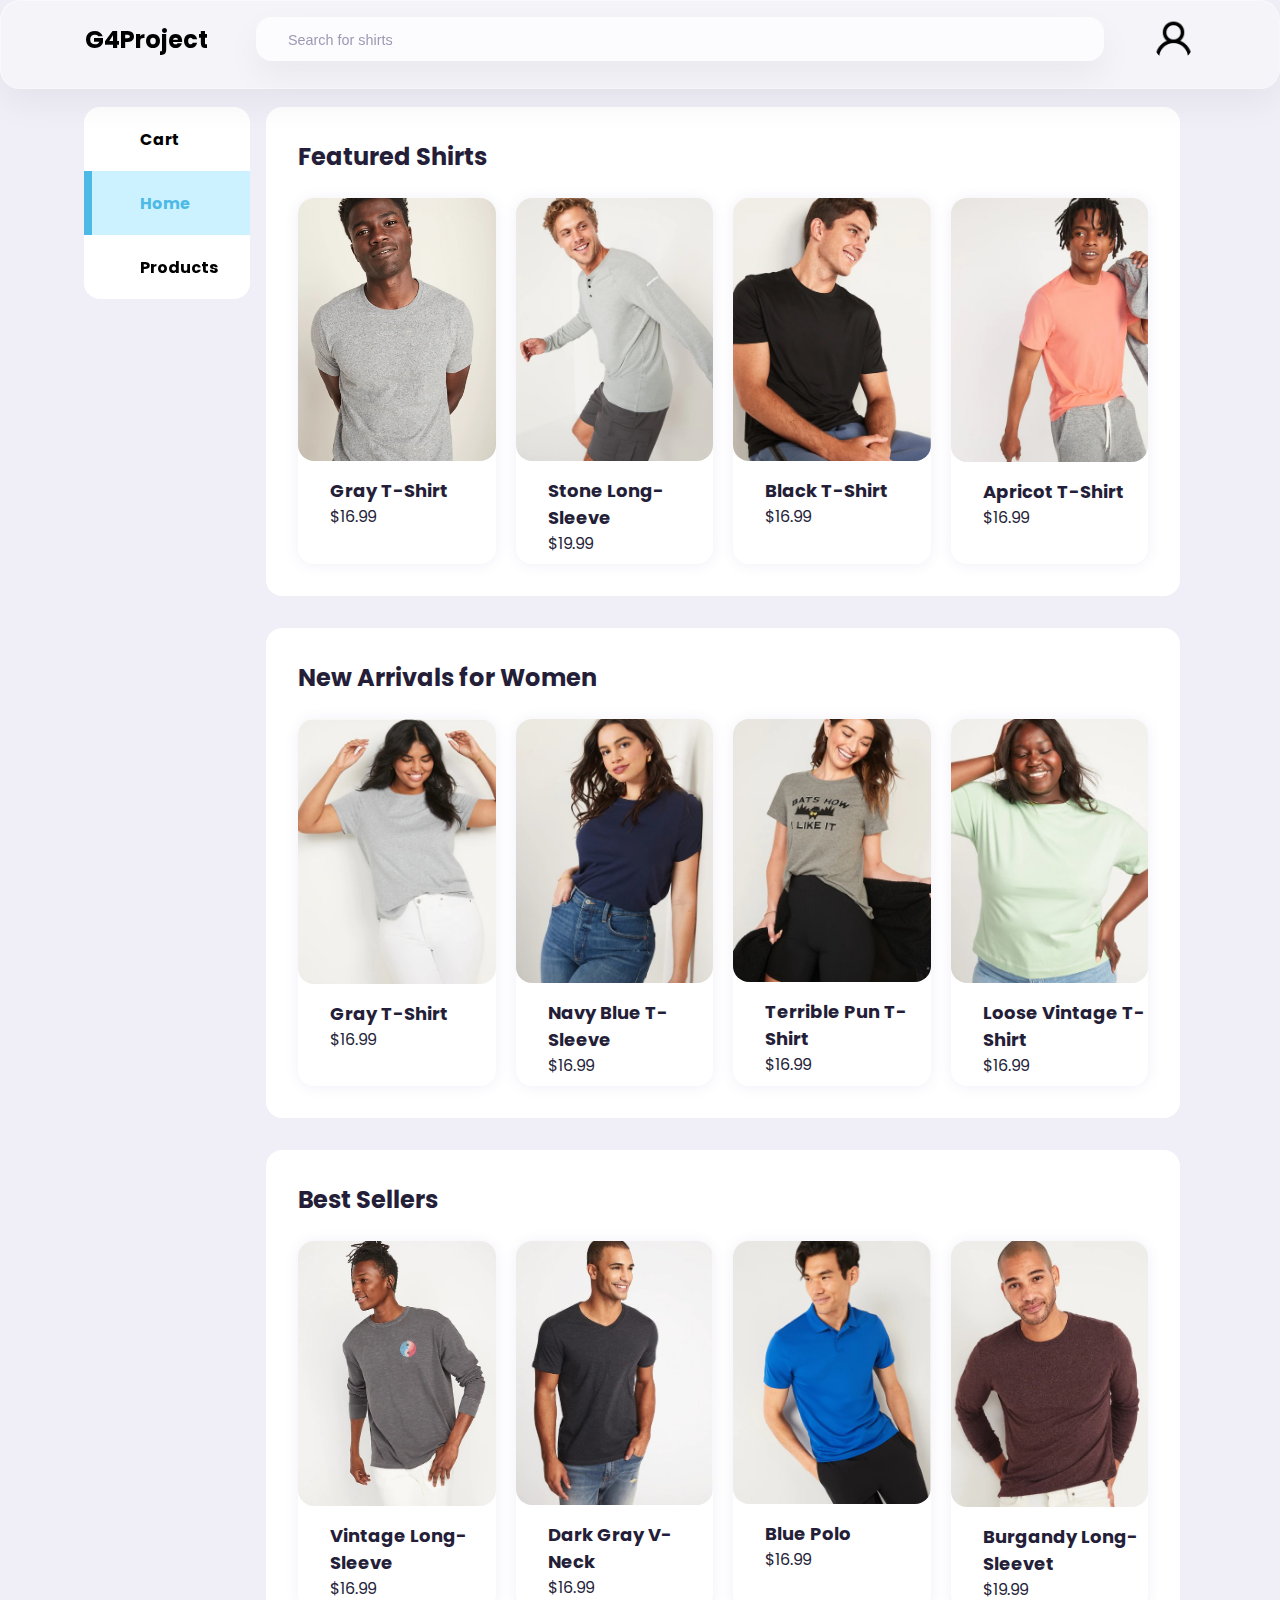
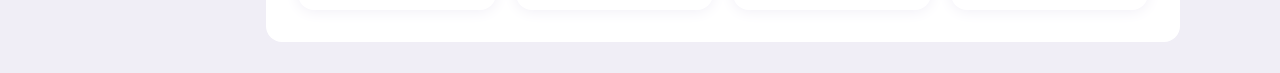
<file: index.html>
<!Doctype html>
<html lang="en">
<head>
    <meta charset="UTF-8">
    <meta http-equiv="X-UA-Compatible" content="IE=edge">
    <meta name="viewport" content="width=device-width, initial-scale=1.0">
    <title> Group 4 E-Commerce Website </title>
    <!--StyleSheet-->
    <link rel="stylesheet" href="style.css">
    <!--ICONS-->
    <link rel="stylesheet" href="https://unicons.iconscout.com/release/v2.1.6/css/unicons.css">
</head>
<body>    
    <nav>
        <div class="container">
            <h2 class="logo"> <a href="index.html">G4Project </a></h2>
            <div class="search-bar">
                <i class="uil uil-search"></i>
                <input type="search" placeholder="Search for shirts">
            </div>
                <!-- top navivation bar
                <div class="Home">
                    <label class="btn btn-primary" class="active" for="Go Home">Home</label>
                    <label class="btn btn-primary" for="Go Home">Products</label>
                    <label class="btn btn-primary" for="Go Home">Contact Us</label>
                </div>-->
            <div class="account-photo">
                <a href="login.html"><img src="Images/account.png" width="20px"></a>
            </div>
        </div>
    </nav>
    <!------------------------------------Main-------------------------------------->
    <main>
        <div class="container">
            <!----------------------------------------------left navbar------------------------------------------------->
            <div class="left">
                <div class="sidebar">
                    <a class="menu-item" href="cart.html">
                        <span><i class="ui uil-shopping-cart"></small></i></span><h3>Cart</h3>
                    </a>            
                    <a class="menu-item active">
                        <span><i class="uil uil-home"></i></span><h3>Home</h3>
                    </a>
                    <a class="menu-item" href="products.html">
                        <span><i class="uil uil-shopping-bag"></i></span><h3>Products</h3>
                        <!-------------------------------Product Expansion Window----------------------------------------->

                            <div class="product-popup">
                                <div>
                                    <div class="product-body">
                                        <b> Athletic </b>
                                    </div>
                                
                                </div>
                                <div>                               
                                    <div class="product-body">
                                        <b> Casual </b>
                                    </div>
                                </div>

                                <div>                               
                                    <div class="product-body">
                                        <b> Formal </b>
                                    </div>
                                </div>
                            </div>
                    </a>
                    <!----------------------End of Product Expansion Window--------------------------------------->
                    <!--<a class="menu-item">
                        <span><i class="uil uil-envelope"></i></span><h3>Contact Us</h3>
                    </a>-->                
                </div>
            </div>
        
            <!--------------------------------------------Middle to right featured---------------------------------------------->
         <div class="hompage-container">
            <!--Feature Container #1-->
            <div class="featured-container">            
                <section class="product-list">
                    <div class="section-header">
                        <h2>Featured Shirts</h2>
                    </div>

                        <div class="product-container">
                            <div class="card">
                                <a href="singleproduct.html">
                                    <div class="image">
                                        <img src="Images/tshirtexample.jpg">
                                    </div>
                                </a>
                                <div class="text">
                                    <div class="title">Gray T-Shirt</div>
                                    $16.99
                                </div>
                            </div>

                            <div class="card">
                                <a href="###############">
                                    <div class="image">
                                        <img src="Images/tshirtexample2.jpg">
                                    </div>
                                </a>
                                <div class="text">
                                    <div class="title">Stone Long-Sleeve</div>
                                    $19.99
                                </div>
                            </div>

                            <div class="card">
                                <a href="###############">
                                    <div class="image">
                                        <img src="Images/tshirtexample3.jpg">
                                    </div>
                                </a>
                                <div class="text">
                                    <div class="title">Black T-Shirt</div>
                                    $16.99
                                </div>
                            </div>

                            <div class="card">
                                <a href="###############">
                                    <div class="image">
                                        <img src="Images/tshirtexample4.jpg">
                                    </div>
                                </a>
                                <div class="text">
                                    <div class="title">Apricot T-Shirt</div>
                                    $16.99
                                </div>
                            </div> 
                        </div>       
                </section>
            </div>

            <!--Featured Container #2-->
            <div class="featured-container">            
                <section class="product-list">
                    <div class="section-header">
                        <h2>New Arrivals for Women</h2>
                    </div>
            
                        <div class="product-container">
                            <div class="card">
                                <a href="###############">
                                    <div class="image">
                                        <img src="Images/tshirtexample5.jpg">
                                    </div>
                                </a>
                                <div class="text">
                                    <div class="title">Gray T-Shirt</div>
                                    $16.99
                                </div>
                            </div>
            
                            <div class="card">
                                <a href="###############">
                                    <div class="image">
                                        <img src="Images/tshirtexample6.jpg">
                                    </div>
                                </a>
                                <div class="text">
                                    <div class="title">Navy Blue T-Sleeve</div>
                                    $16.99
                                </div>
                            </div>
            
                            <div class="card">
                                <a href="###############">
                                    <div class="image">
                                        <img src="Images/tshirtexample7.jpg">
                                    </div>
                                </a>
                                <div class="text">
                                    <div class="title">Terrible Pun T-Shirt</div>
                                    $16.99
                                </div>
                            </div>
            
                            <div class="card">
                                <a href="###############">
                                    <div class="image">
                                        <img src="Images/tshirtexample8.jpg">
                                    </div>
                                </a>
                                <div class="text">
                                    <div class="title">Loose Vintage T-Shirt</div>
                                    $16.99
                                </div>
                            </div>  
                        </div>      
                </section>
            </div>

            <!--Feautred Container #3-->
            <div class="featured-container">            
                <section class="product-list">
                    <div class="section-header">
                        <h2>Best Sellers</h2>
                    </div>
            
                        <div class="product-container">
                            <div class="card">
                                <a href="###############">
                                    <div class="image">
                                        <img src="Images/tshirtexample9.jpg">
                                    </div>
                                </a>
                                <div class="text">
                                    <div class="title">Vintage Long-Sleeve</div>
                                    $16.99
                                </div>
                            </div>
            
                            <div class="card">
                                <a href="###############">
                                    <div class="image">
                                        <img src="Images/tshirtexample10.jpg">
                                    </div>
                                </a>
                                <div class="text">
                                    <div class="title">Dark Gray V-Neck</div>
                                    $16.99
                                </div>
                            </div>
            
                            <div class="card">
                                <a href="###############">
                                    <div class="image">
                                        <img src="Images/tshirtexample11.jpg">
                                    </div>
                                </a>
                                <div class="text">
                                    <div class="title">Blue Polo</div>
                                    $16.99
                                </div>
                            </div>
            
                            <div class="card">
                                <a href="###############">
                                    <div class="image">
                                        <img src="Images/tshirtexample12.jpg">
                                    </div>
                                </a>
                                <div class="text">
                                    <div class="title">Burgandy Long-Sleevet</div>
                                    $19.99
                                </div>
                            </div> 
                        </div>       
                </section>
            </div>
        </div>        
    </main>
</body>
</html>
</file>
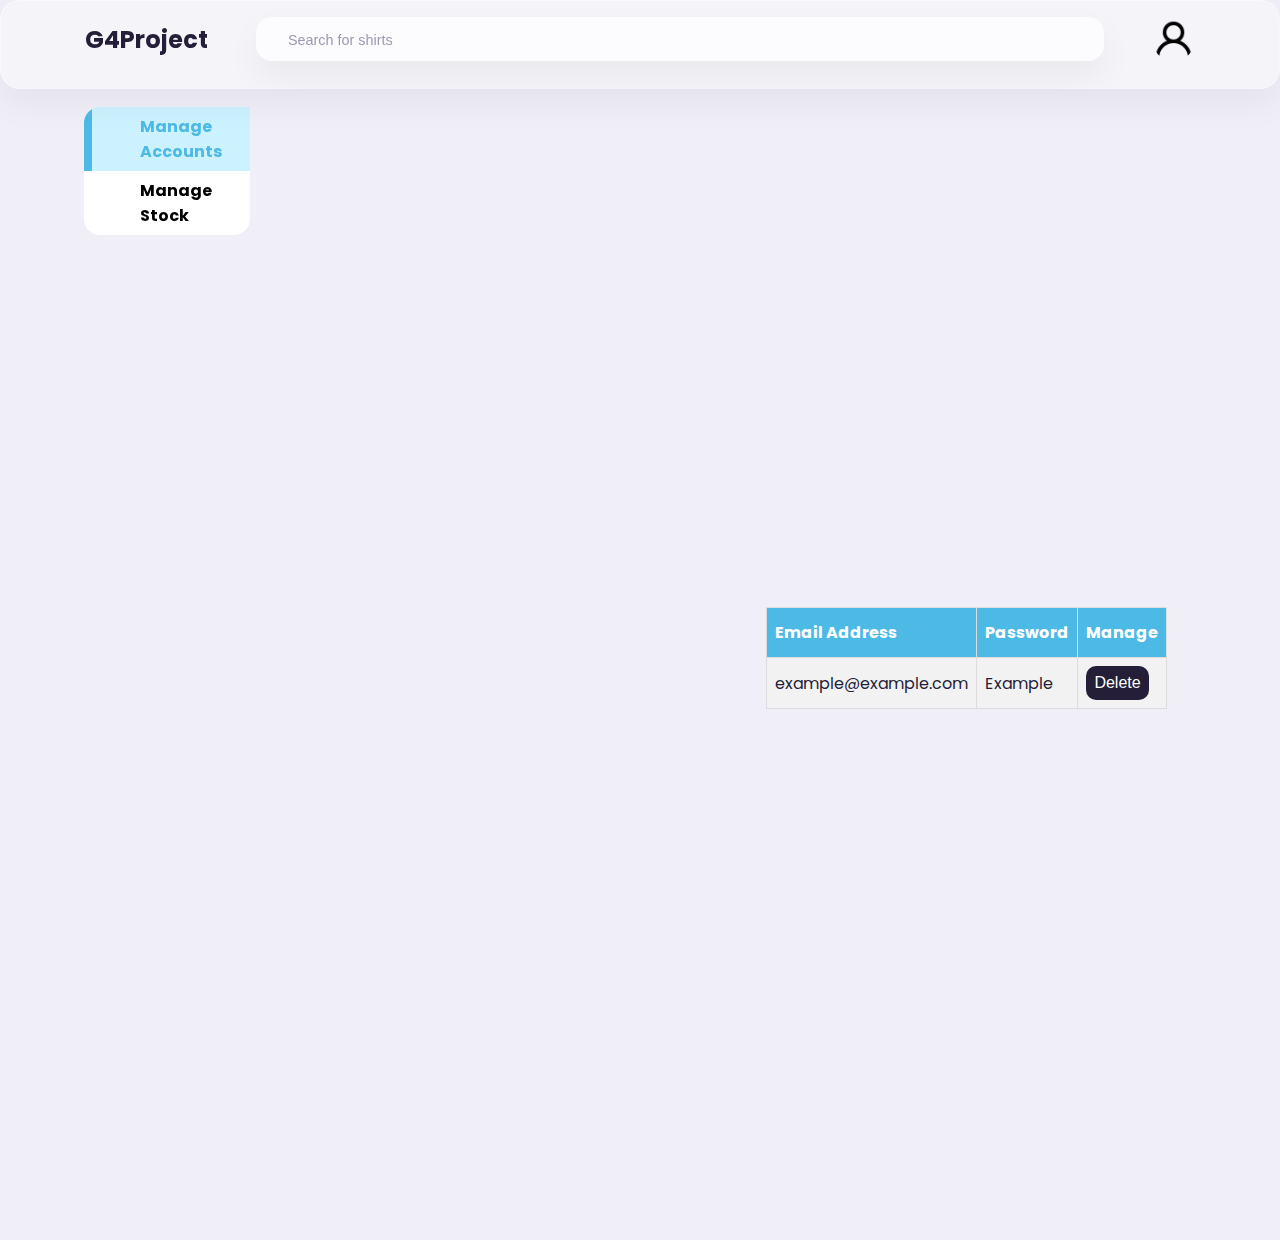
<file: admin-accounts.html>
<!Doctype html>
<html lang="en">
<head>
    <meta charset="UTF-8">
    <meta http-equiv="X-UA-Compatible" content="IE=edge">
    <meta name="viewport" content="width=device-width, initial-scale=1.0">
    <title> Group 4 E-Commerce Website </title>
    <!--StyleSheet-->
    <link rel="stylesheet" href="style.css">
    <!--ICONS-->
    <link rel="stylesheet" href="https://unicons.iconscout.com/release/v2.1.6/css/unicons.css">
</head>
<body>    
    <nav>
        <div class="container">
            <h2 class="logo"> G4Project </h2>
            <div class="search-bar">
                <i class="uil uil-search"></i>
                <input type="search" placeholder="Search for shirts">
            </div>
                <!-- top navivation bar
                <div class="Home">
                    <label class="btn btn-primary" class="active" for="Go Home">Home</label>
                    <label class="btn btn-primary" for="Go Home">Products</label>
                    <label class="btn btn-primary" for="Go Home">Contact Us</label>
                </div>-->
            <div class="account-photo">
                <a href="login.html"><img src="Images/account.png" width="20px"></a>
            </div>
        </div>
    </nav>
    <!------------------------------------Main-------------------------------------->
    <main>
        <div class="container">
            <!----------------------------------------------left navbar------------------------------------------------->
            <div class="left">
                <div class="sidebar">
                    <a class="menu-item active" href="admin-accounts.html">
                        <span><i class="ui uil-envelope"></i></span><h3>Manage Accounts</h3>
                    </a>
                    <a class="menu-item" href="admin-stock.html">
                        <span><i class="uil uil-shopping-bag"></i></span><h3>Manage Stock</h3> 
                    </a>              
                </div>
            </div>
        <div class="homepage-container">
            <!--Inforamtion Section-->
                <div class="featured-container">
                    <table>
                        <tr>
                          <th>Email Address</th>
                          <th>Password</th>
                          <th>Manage</th>
                        </tr>
                        <tr>
                          <td contenteditable="true">example@example.com</td>
                          <td contenteditable="true">Example</td>
                          <td>
                              <button>
                                  Delete
                              </button>
                            </td>
                        </tr>
                      </table>
                </div>
        </div>
    </main>
    </body>
    </html>
</file>
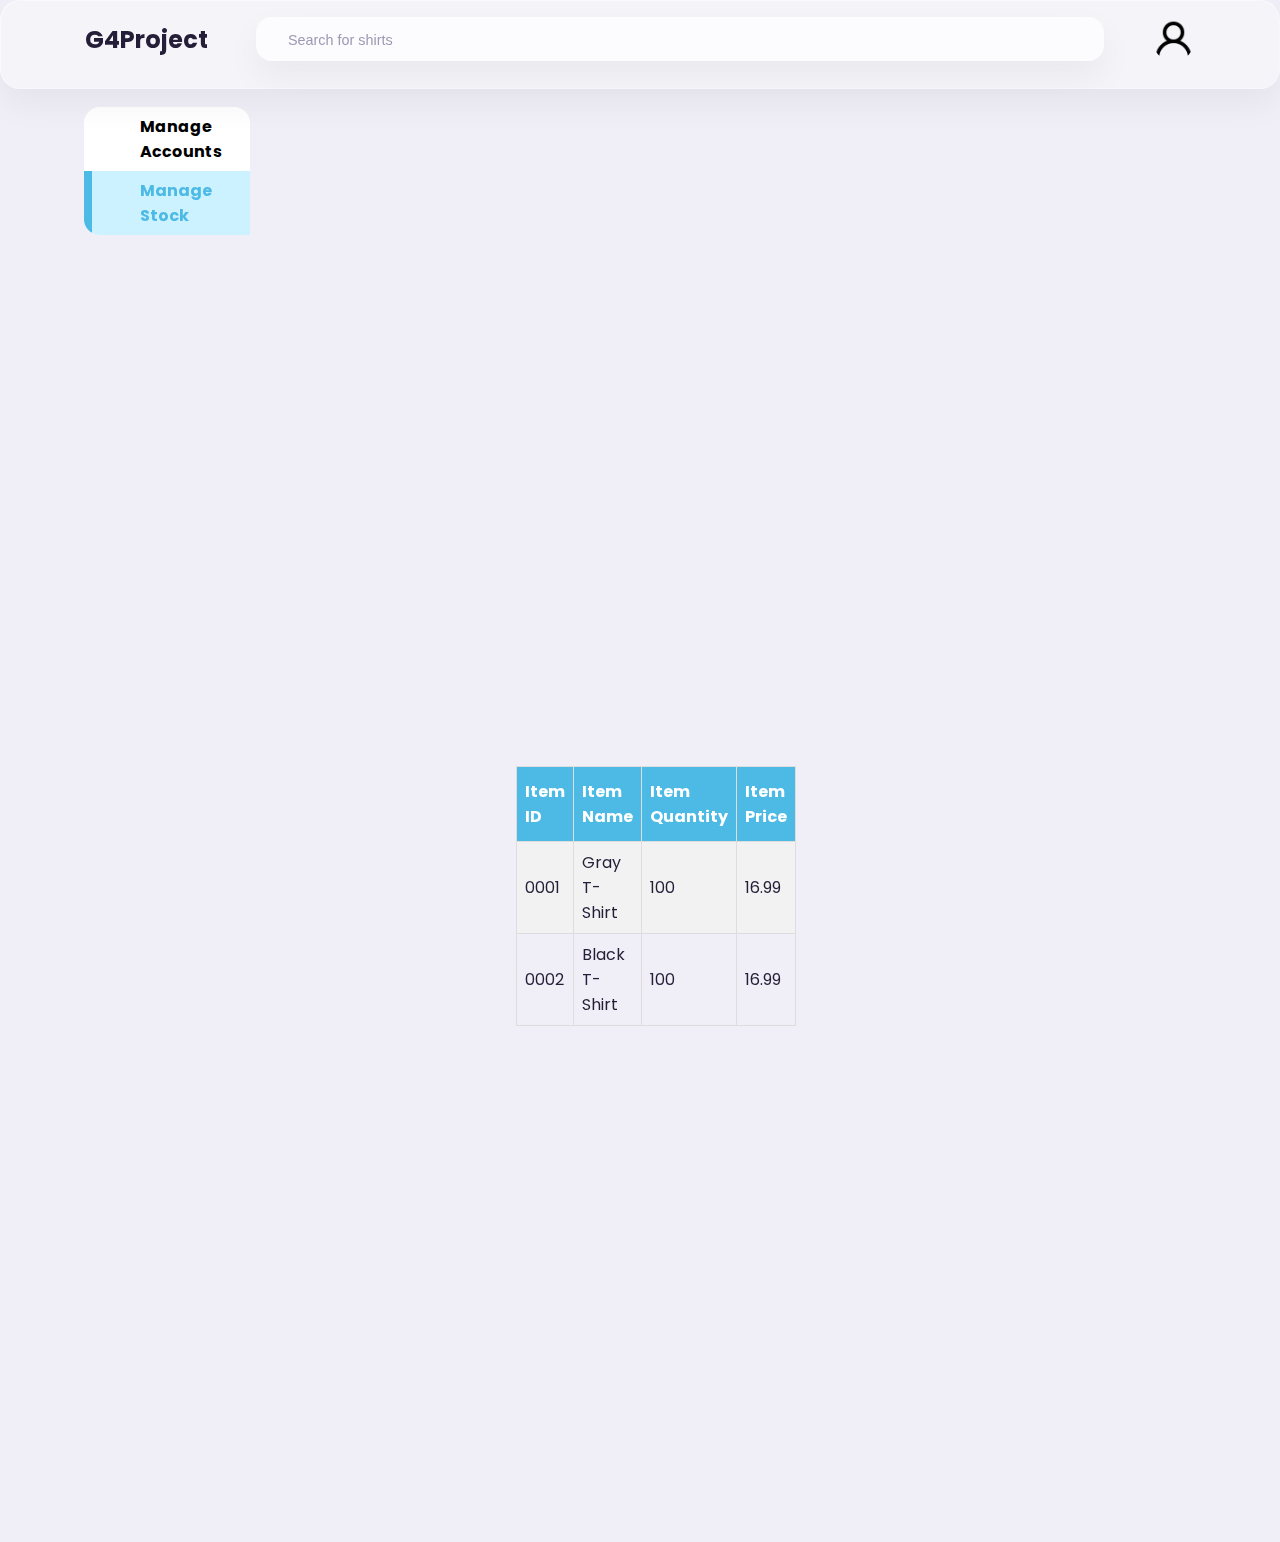
<file: admin-stock.html>
<!Doctype html>
<html lang="en">
<head>
    <meta charset="UTF-8">
    <meta http-equiv="X-UA-Compatible" content="IE=edge">
    <meta name="viewport" content="width=device-width, initial-scale=1.0">
    <title> Group 4 E-Commerce Website </title>
    <!--StyleSheet-->
    <link rel="stylesheet" href="style.css">
    <!--ICONS-->
    <link rel="stylesheet" href="https://unicons.iconscout.com/release/v2.1.6/css/unicons.css">
    <script src="dynamicstore.js" async>
 
    </script>
</head>
<body>    
    <nav>
        <div class="container">
            <h2 class="logo"> G4Project </h2>
            <div class="search-bar">
                <i class="uil uil-search"></i>
                <input type="search" placeholder="Search for shirts">
            </div>
                <!-- top navivation bar
                <div class="Home">
                    <label class="btn btn-primary" class="active" for="Go Home">Home</label>
                    <label class="btn btn-primary" for="Go Home">Products</label>
                    <label class="btn btn-primary" for="Go Home">Contact Us</label>
                </div>-->
            <div class="account-photo">
                <a href="login.html"><img src="Images/account.png" width="20px"></a>
            </div>
        </div>
    </nav>
    <!------------------------------------Main------------------------------------>
    <main>
       <div class="container">
        <!-- ------------------------------------------left navbar-------------------------------------->
            <div class="left">
                <div class="sidebar">
                    <a class="menu-item" href="admin-accounts.html">
                        <span><i class="ui uil-envelope"></i></span><h3>Manage Accounts</h3>
                    </a>
                    <a class="menu-item active" href="admin-stock.html">
                        <span><i class="uil uil-shopping-bag"></i></span><h3>Manage Stock</h3>
                    </a>              
                </div>
            </div>
        </div>    
         <div class="homepage-container">
          <!-- Information Section-->
                <div class="featured-container">
                    <table class="etable">
                       <tr>
                          <th>Item ID</th>
                          <th>Item Name</th>
                          <th>Item Quantity</th>
                          <th>Item Price</th>

                        </tr>
                        <tr>
                          <td contenteditable="true">0001</td>
                          <td contenteditable='true'>Gray T-Shirt</td>
                          <td contenteditable="true">100</td>
                          <td contenteditable="true">16.99</td>
                          
                        </tr>
                        <tr>
                            <td contenteditable="true">0002</td>
                            <td contenteditable='true'>Black T-Shirt</td>
                            <td contenteditable="true">100</td>
                            <td contenteditable="true">16.99</td>
                        </tr>
                      </table>
                </div>
         </div>
  
</body>
</file>
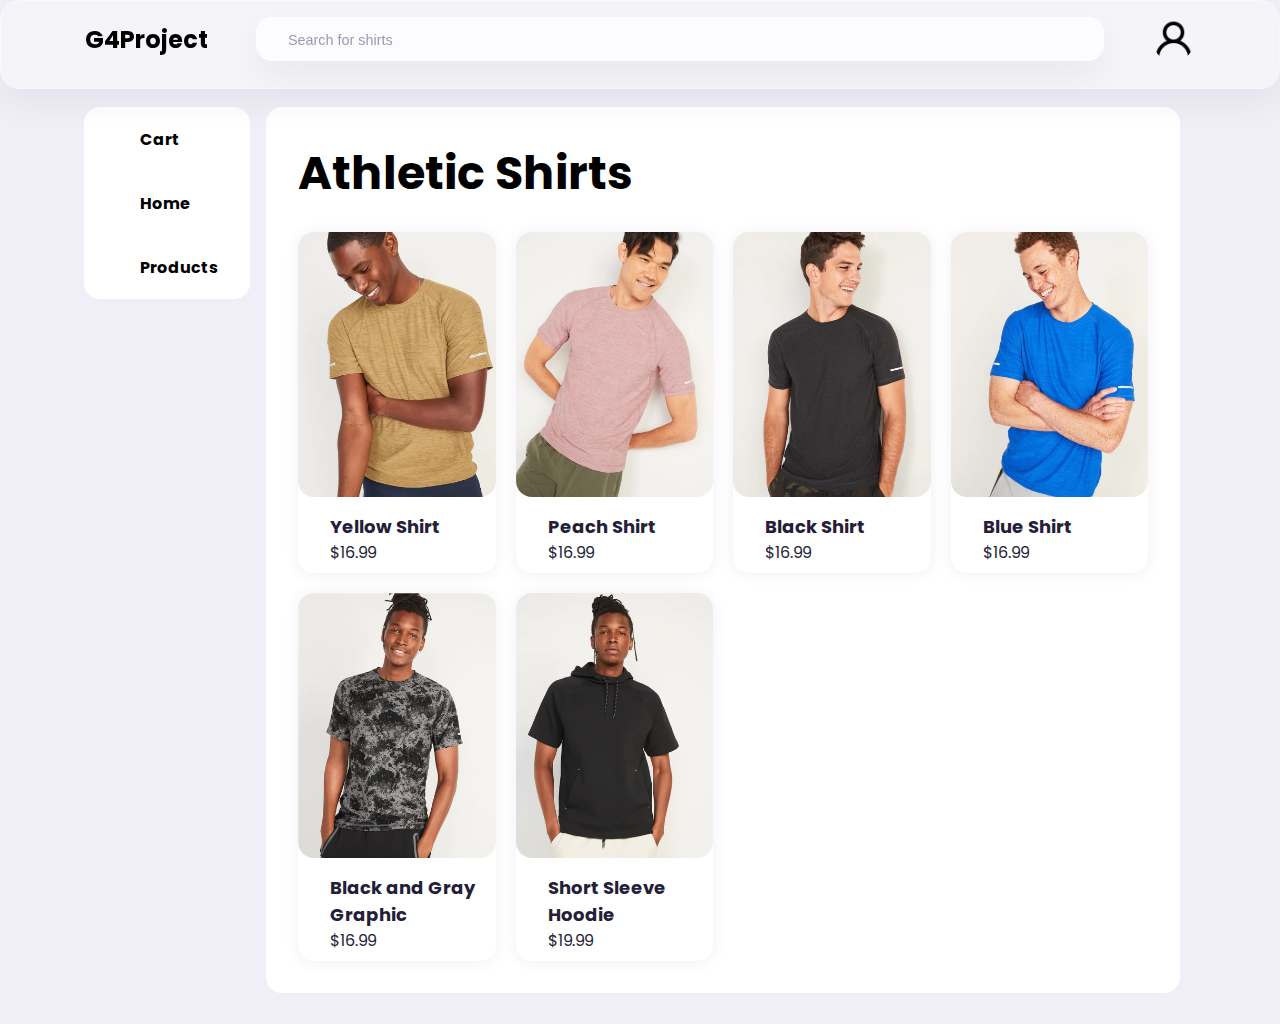
<file: athletic-tshirt-page.html>
<!Doctype html>
<html lang="en">
<head>
    <meta charset="UTF-8">
    <meta http-equiv="X-UA-Compatible" content="IE=edge">
    <meta name="viewport" content="width=device-width, initial-scale=1.0">
    <title> Group 4 E-Commerce Website </title>
    <!--StyleSheet-->
    <link rel="stylesheet" href="style.css">
    <!--ICONS-->
    <link rel="stylesheet" href="https://unicons.iconscout.com/release/v2.1.6/css/unicons.css">
</head>
<body>    
    <nav>
        <div class="container">
            <h2 class="logo"> <a href="index.html">G4Project </a></h2>
            <div class="search-bar">
                <i class="uil uil-search"></i>
                <input type="search" placeholder="Search for shirts">
            </div>
                <!-- top navivation bar
                <div class="Home">
                    <label class="btn btn-primary" class="active" for="Go Home">Home</label>
                    <label class="btn btn-primary" for="Go Home">Products</label>
                    <label class="btn btn-primary" for="Go Home">Contact Us</label>
                </div>-->
            <div class="account-photo">
                <a href="login.html"><img src="Images/account.png" width="20px"></a>
            </div>
        </div>
    </nav>
    <!------------------------------------Main-------------------------------------->
    <main>
        <div class="container">
            <!----------------------------------------------left navbar------------------------------------------------->
            <div class="left">
                <div class="sidebar">
                    <a class="menu-item" href="cart.html">
                        <span><i class="ui uil-shopping-cart"></small></i></span><h3>Cart</h3>
                    </a>            
                    <a class="menu-item" href="index.html">
                        <span><i class="uil uil-home"></i></span><h3>Home</h3>
                    </a>
                    <a class="menu-item" href="products.html">
                        <span><i class="uil uil-shopping-bag"></i></span><h3>Products</h3>
                        <!-------------------------------Product Expansion Window----------------------------------------->

                            <div class="product-popup">
                                <div>
                                    <div class="product-body">
                                        <b> Athletic </b>
                                    </div>
                                
                                </div>
                                <div>                               
                                    <div class="product-body">
                                        <b> Casual </b>
                                    </div>
                                </div>

                                <div>                               
                                    <div class="product-body">
                                        <b> Formal </b>
                                    </div>
                                </div>
                            </div>
                    </a>
                    <!----------------------End of Product Expansion Window--------------------------------------->
                    <!--<a class="menu-item">
                        <span><i class="uil uil-envelope"></i></span><h3>Contact Us</h3>
                    </a> -->               
                </div>
            </div>
        
            <!--------------------------------------------Middle to right featured---------------------------------------------->
         <div class="hompage-container">
            <!--Feature Container #1-->
            <div class="featured-container">            
                <section class="product-list">
                    <div class="section-header">
                        <h1>Athletic Shirts</h1>
                    </div>

                        <div class="product-container">
                            <div class="card">
                                <a href="singleproduct.html">
                                    <div class="image">
                                        <img src="Images/Athletic/athleticshirt1.jpg">
                                    </div>
                                </a>
                                <div class="text">
                                    <div class="title">Yellow Shirt</div>
                                    $16.99
                                </div>
                            </div>

                            <div class="card">
                                <a href="###############">
                                    <div class="image">
                                        <img src="Images/Athletic/athleticshirt2.jpg">
                                    </div>
                                </a>
                                <div class="text">
                                    <div class="title">Peach Shirt</div>
                                    $16.99
                                </div>
                            </div>

                            <div class="card">
                                <a href="###############">
                                    <div class="image">
                                        <img src="Images/Athletic/athleticshirt3.jpg">
                                    </div>
                                </a>
                                <div class="text">
                                    <div class="title">Black Shirt</div>
                                    $16.99
                                </div>
                            </div>

                            <div class="card">
                                <a href="###############">
                                    <div class="image">
                                        <img src="Images/Athletic/athleticshirt4.jpg">
                                    </div>
                                </a>
                                <div class="text">
                                    <div class="title">Blue Shirt</div>
                                    $16.99
                                </div>
                            </div>
                            <div class="card">
                                <a href="singleproduct.html">
                                    <div class="image">
                                        <img src="Images/Athletic/athleticshirt5.jpg">
                                    </div>
                                </a>
                                <div class="text">
                                    <div class="title">Black and Gray Graphic</div>
                                    $16.99
                                </div>
                            </div>

                            <div class="card">
                                <a href="###############">
                                    <div class="image">
                                        <img src="Images/Athletic/athleticshirt6.jpg">
                                    </div>
                                </a>
                                <div class="text">
                                    <div class="title">Short Sleeve Hoodie</div>
                                    $19.99
                                </div>
                            </div>                            
                        </div>       
                </section>
            </div>
        </div>        
    </main>
</body>
</html>
</file>
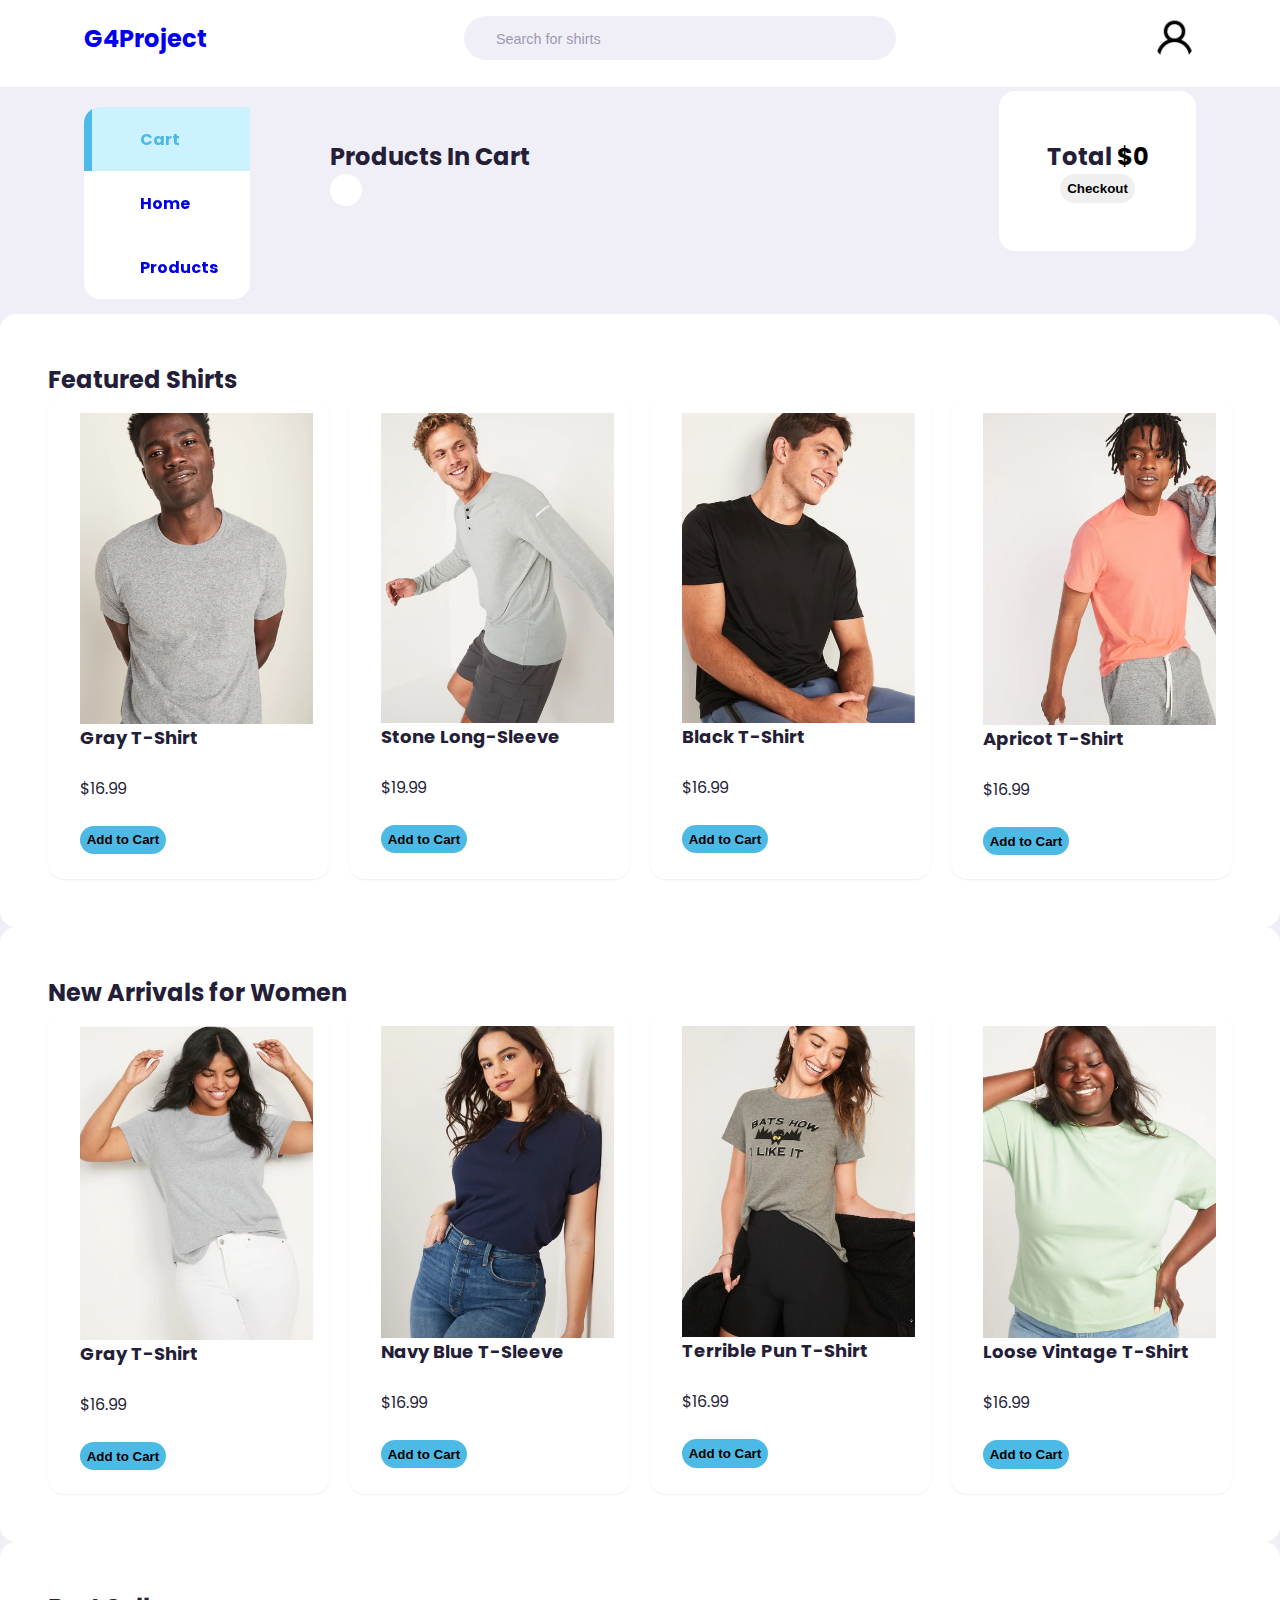
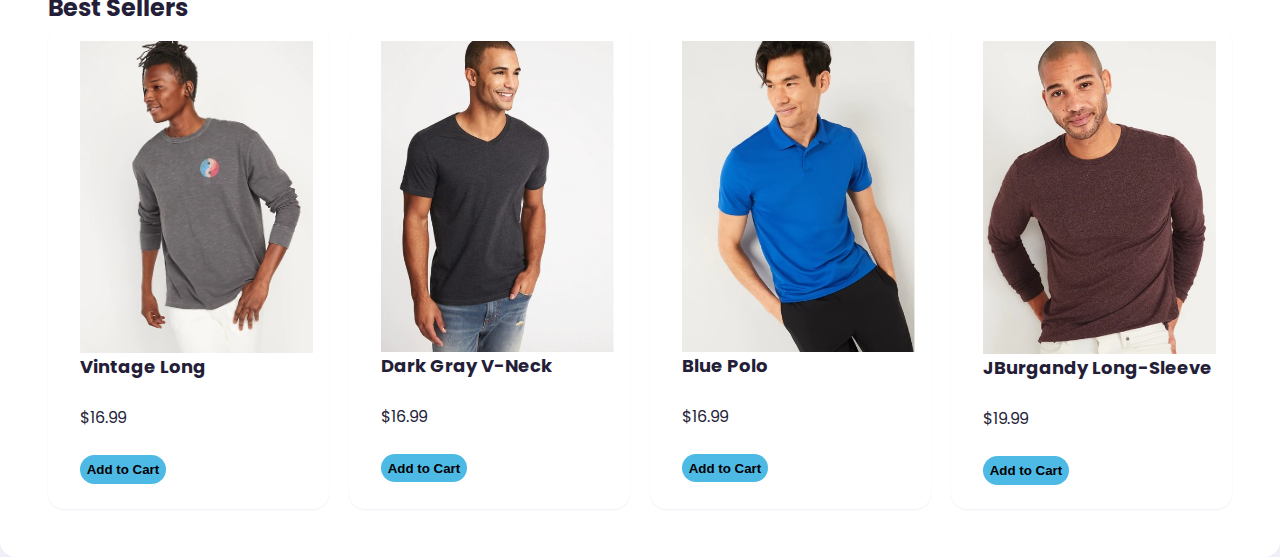
<file: cart.html>
<!--Temp might be better to put some of the page changes on the home page and 
    turn this page into a checkout form[eg: name, add, phone, credit] 3
    https://www.w3schools.com/howto/tryit.asp?filename=tryhow_css_checkout_form--> 



<!Doctype html>
<html lang="en">
<head>
    <meta charset="UTF-8">
    <meta http-equiv="X-UA-Compatible" content="IE=edge">
    <meta name="viewport" content="width=device-width, initial-scale=1.0">
    <title> Group 4 E-Commerce Website </title>
    <!--StyleSheet-->
    <link rel="stylesheet" href="cart-style.css">
    <!--ICONS-->
    <link rel="stylesheet" href="https://unicons.iconscout.com/release/v2.1.6/css/unicons.css">
    <script src="dynamicstore.js" async>
        var transtotal = document.getElementsByClassName('cartTotal')[0].innerText;
        localStorage.setItem("checkTotal", transtotal)

    </script>
</head>
<body>    
    <nav>
        <div class="container">
            <h2 class="logo"> <a href="index.html">G4Project </a></h2>
            <div class="search-bar">
                <i class="uil uil-search"></i>
                <input type="search" placeholder="Search for shirts">
            </div>
            <!--Top Nav bar -->
           <!--- <div class="Home">
                <label class="btn btn-primary" for="Go Home">
<a href=index.html>Home</a></label>
                <label class="btn btn-primary" for="Go Home">Products</label>
                <label class="btn btn-primary" for="Go Home">Contact Us</label>
            </div>-->
            <div class="account-photo">
                <img src="Images/account.png" width="20px">
            </div>
            </div>
        </div>
    </nav>
    <!----------------------------------Main-------------------------------------->
    <main>
        <div class="container">
            <!----------------------------------------------left navbar------------------------------------------------->
            <div class="left">
            <div class="sidebar">
                <a class="menu-item active" href="cart.html">
                    <span><i class="ui uil-shopping-cart"></i></span><h3>Cart</h3>
                </a>            
                <a class="menu-item" href="index.html">
                    <span><i class="uil uil-home"></i></span><h3>Home</h3>
                </a>
                <a class="menu-item" href="products.html">
                        <span><i class="uil uil-shopping-bag"></i></span><h3>Products</h3>
                        <!-------------------------------Product Expansion Window----------------------------------------->

                        <div class="product-popup">
                            <div>
                                <div class="product-body">
                                    <b> Athletic </b>

                                </div>
                                
                            </div>

                            <div>                               
                                <div class="product-body">
                                    <b> Casual </b>
                                </div>
                            </div>

                            <div>                               
                                <div class="product-body">
                                    <b> Formal </b>
                                </div>
                            </div>
                        </div>
                </a>
                    <!----------------------End of Product Expansion Window--------------------------------------->
                <!--a class="menu-item active" href="contact.html">
                    <span><i class="uil uil-envelope"></i></span><h3>Contact Us</h3>
                </a>  -->              
            </div>
            </div>


<div class="center">

<!------------------Product in Cart------------------>
    <div class="hompage-container">

            <section class="productincart-list">
                <h2>Products In Cart</h2>
                <div class="productincart-container">
                    <div class="card"></div>   
                </div>         
            </section>
    </div>

</div>

<!-------Total Checkout Cart--------------->

	<section class="totalcheckout">
		<h2>Total
<span class="cartTotal" style="color:black">$0</span>
		</h2>

	<!--
         <b>$84.95</b>
        <p><a href="#">Product 1</a> <span class="price">$16.99</span></p>

      <p><a href="#1">Product 2</a> <span class="price">$16.99</span></p>

     <p><a href="#">Product 3</a> <span class="price">$16.99</span></p>

      <p><a href="#">Product 4</a> <span class="price">$16.99</span></p>
 
	<p><a href="#">Product 5</a> <span class="price">$16.99</span></p>

onclick="window.location.href='checkout.html'"-->

<input type="button"  value="Checkout" class="submitbtn" >
<span class="total" style="color:black"><i class="ui uil-shopping-cart"></i></span>
	</section>


            </div>
            <!--------------------------------------------Middle to right featured---------------------------------------------->
           <div class="homepage-container">
             <!--Feature Container #1-->
             <div class="featured-container">            
                <section class="product-list">
                    <div class="section-header">
                        <h2>Featured Shirts</h2>
                    </div>

                        <div class="product-container">
                            <div class="card">
                                <div class="details">
                                    
                                <img class="prodimg" src="Images/tshirtexample.jpg">
                                                             
                                    <span class="prodtitle">Gray T-Shirt</span>
                                <br></br>    
                                    <span class="prodprice">$16.99</span>
                                <br></br>
                                <button class="addcart" >
                                    <span>Add to Cart<i class="uil uil-shopping-cart"></i></span>
                                </button>
                            </div>
                            </div>

                            <div class="card">
                                <div class="details">
                                    
                                <img class="prodimg" src="Images/tshirtexample2.jpg">
                                                             
                                    <span class="prodtitle">Stone Long-Sleeve</span>
                                <br></br>    
                                    <span class="prodprice">$19.99</span>
                                <br></br>
                                <button class="addcart" >
                                    <span>Add to Cart<i class="uil uil-shopping-cart"></i></span>
                                </button>
                            </div>
                            </div>

                            <div class="card">
                                <div class="details">
                                    
                                <img class="prodimg" src="Images/tshirtexample3.jpg">
                                                             
                                    <span class="prodtitle">Black T-Shirt</span>
                                <br></br>    
                                    <span class="prodprice">$16.99</span>
                                <br></br>
                                <button class="addcart" >
                                    <span>Add to Cart<i class="uil uil-shopping-cart"></i></span>
                                </button>
                            </div>
                            </div>

                            <div class="card">
                                <div class="details">
                                    
                                <img class="prodimg" src="Images/tshirtexample4.jpg">
                                                             
                                    <span class="prodtitle">Apricot T-Shirt</span>
                                <br></br>    
                                    <span class="prodprice">$16.99</span>
                                <br></br>
                                <button class="addcart" >
                                    <span>Add to Cart<i class="uil uil-shopping-cart"></i></span>
                                </button>
                            </div>
                            </div>
                        </div>       
                </section>
            </div>
            <!--Featured Container #2-->
            <div class="featured-container">            
                <section class="product-list">
                    <div class="section-header">
                        <h2>New Arrivals for Women</h2>
                    </div>
            
                        <div class="product-container">
                            <div class="card">
                                <div class="details">
                                    
                                <img class="prodimg" src="Images/tshirtexample5.jpg">
                                                             
                                    <span class="prodtitle">Gray T-Shirt</span>
                                <br></br>    
                                    <span class="prodprice">$16.99</span>
                                <br></br>
                                <button class="addcart" >
                                    <span>Add to Cart<i class="uil uil-shopping-cart"></i></span>
                                </button>
                            </div>
                            </div>
            
                            <div class="card">
                                <div class="details">
                                    
                                <img class="prodimg" src="Images/tshirtexample6.jpg">
                                                             
                                    <span class="prodtitle">Navy Blue T-Sleeve</span>
                                <br></br>    
                                    <span class="prodprice">$16.99</span>
                                <br></br>
                                <button class="addcart" >
                                    <span>Add to Cart<i class="uil uil-shopping-cart"></i></span>
                                </button>
                            </div>
                            </div>
            
                            <div class="card">
                                <div class="details">
                                    
                                <img class="prodimg" src="Images/tshirtexample7.jpg">
                                                             
                                    <span class="prodtitle">Terrible Pun T-Shirt</span>
                                <br></br>    
                                    <span class="prodprice">$16.99</span>
                                <br></br>
                                <button class="addcart" >
                                    <span>Add to Cart<i class="uil uil-shopping-cart"></i></span>
                                </button>
                            </div>
                            </div>
            
                            <div class="card">
                                <div class="details">
                                    
                                <img class="prodimg" src="Images/tshirtexample8.jpg">
                                                             
                                    <span class="prodtitle">Loose Vintage T-Shirt</span>
                                <br></br>    
                                    <span class="prodprice">$16.99</span>
                                <br></br>
                                <button class="addcart" >
                                    <span>Add to Cart<i class="uil uil-shopping-cart"></i></span>
                                </button>
                            </div>
                            </div>  
                        </div>      
                </section>
            </div>
         
             <!--Feautred Container #3-->
             <div class="featured-container">            
                <section class="product-list">
                    <div class="section-header">
                        <h2>Best Sellers</h2>
                    </div>
            
                        <div class="product-container">
                            <div class="card">
                                <div class="details">
                                    
                                <img class="prodimg" src="Images/tshirtexample9.jpg">
                                                             
                                    <span class="prodtitle">Vintage Long</span>
                                <br></br>    
                                    <span class="prodprice">$16.99</span>
                                <br></br>
                                <button class="addcart" >
                                    <span>Add to Cart<i class="uil uil-shopping-cart"></i></span>
                                </button>
                            </div>
                            </div>
            
                            <div class="card">
                                <div class="details">
                                    
                                <img class="prodimg" src="Images/tshirtexample10.jpg">
                                                             
                                    <span class="prodtitle">Dark Gray V-Neck</span>
                                <br></br>    
                                    <span class="prodprice">$16.99</span>
                                <br></br>
                                <button class="addcart" >
                                    <span>Add to Cart<i class="uil uil-shopping-cart"></i></span>
                                </button>
                            </div>
                            </div>
            
                            <div class="card">
                                <div class="details">
                                    
                                <img class="prodimg" src="Images/tshirtexample11.jpg">
                                                             
                                    <span class="prodtitle">Blue Polo</span>
                                <br></br>    
                                    <span class="prodprice">$16.99</span>
                                <br></br>
                                <button class="addcart" >
                                    <span>Add to Cart<i class="uil uil-shopping-cart"></i></span>
                                </button>
                            </div>
                            </div>
            
                            <div class="card">
                                <div class="details">
                                    
                                <img class="prodimg" src="Images/tshirtexample12.jpg">
                                                             
                                    <span class="prodtitle">JBurgandy Long-Sleeve</span>
                                <br></br>    
                                    <span class="prodprice">$19.99</span>
                                <br></br>
                                <button class="addcart" >
                                    <span>Add to Cart<i class="uil uil-shopping-cart"></i></span>
                                </button>
                            </div>
                            </div>
                        </div>       
                </section>
            </div>



            </div>
        </div>        
    </main>
</body>
</html>
</file>
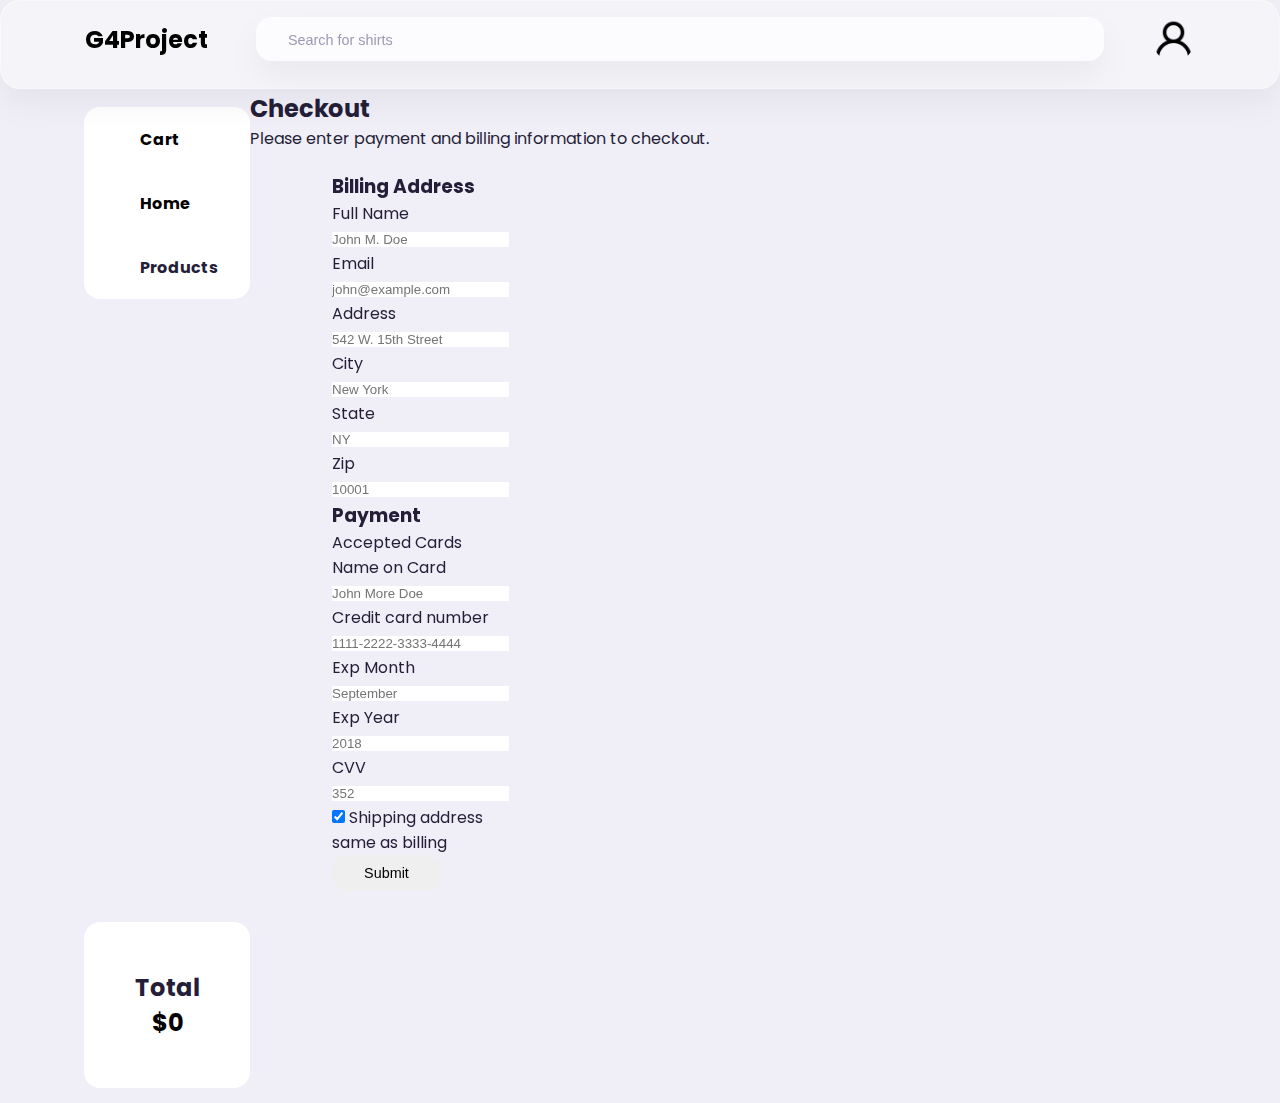
<file: checkout.html>
<!----Checkout Form 

Based on w3schools css checkout form -->

<!Doctype html>
<html lang="en">
<head>
    <meta charset="UTF-8">
    <meta http-equiv="X-UA-Compatible" content="IE=edge">
    <meta name="viewport" content="width=device-width, initial-scale=1.0">
    <title> Group 4 E-Commerce Website </title>
    <!--StyleSheet-->
    <link rel="stylesheet" href="style.css">
    <!--ICONS-->
    <link rel="stylesheet" href="https://unicons.iconscout.com/release/v2.1.6/css/unicons.css">
    <script src="dynamicstore.js" async>
        localStorage.getItem('checkTotal');
        document.getElementsByClassName('checkoutTotal')[0].innerText = transtotal;
        console.log(transtotal);

    </script>
</head>
<body>    
    <nav>
        <div class="container">
            <h2 class="logo"> <a href="index.html">G4Project </a></h2>
            <div class="search-bar">
                <i class="uil uil-search"></i>
                <input type="search" placeholder="Search for shirts">
            </div>
            <div class="account-photo">
                <img src="Images/account.png" width="20px">
            </div>
            </div>
        </div>
    </nav>
    <!----------------------------------Main-------------------------------------->
    <main>
        <div class="container">
            <!----------------------------------------------left navbar------------------------------------------------->
            <div class="left">
            <div class="sidebar">
                
                <a class="menu-item" href=cart.html>
                    <span><i class="ui uil-shopping-cart"></small></i></span><h3>Cart</h3>
                </a>            
                <a class="menu-item" href=index.html>
                    <span><i class="uil uil-home"></i></span><h3>Home</h3>
                </a>
                <a class="menu-item">
                        <span><i class="uil uil-shopping-bag"></i></span><h3>Products</h3>
                        <!-------------------------------Product Expansion Window----------------------------------------->

                        <div class="product-popup">
                            <div>
                                <div class="product-body">
                                    <b> Athletic </b>

                                </div>
                                
                            </div>

                            <div>                               
                                <div class="product-body">
                                    <b> Casual </b>
                                </div>
                            </div>

                            <div>                               
                                <div class="product-body">
                                    <b> Formal </b>
                                </div>
                            </div>
                        </div>
                </a>
                    <!----------------------End of Product Expansion Window--------------------------------------->                
            </div>
            </div>


<div class="center">
<h2>Checkout</h2>
<p>Please enter payment and billing information to checkout.<p>
<div class="ctform">
  <div class="form">
    <div class="container">
      <form action="/action_page.php">
      
        <div class="ctform">
          <div class="billpay">
            <h3>Billing Address</h3>
            <label for="fname"><i class="fa fa-user"></i> Full Name</label>
            <input type="text" id="fname" name="firstname" placeholder="John M. Doe">
            <label for="email"><i class="fa fa-envelope"></i> Email</label>
            <input type="text" id="email" name="email" placeholder="john@example.com">
            <label for="adr"><i class="fa fa-address-card-o"></i> Address</label>
            <input type="text" id="adr" name="address" placeholder="542 W. 15th Street">
            <label for="city"><i class="fa fa-institution"></i> City</label>
            <input type="text" id="city" name="city" placeholder="New York">

            <div class="ctform">
              <div class="billpay">
                <label for="state">State</label>
                <input type="text" id="state" name="state" placeholder="NY">
              </div>
              <div class="billpay">
                <label for="zip">Zip</label>
                <input type="text" id="zip" name="zip" placeholder="10001">
              </div>
            </div>
          </div>


          <div class="billpay">
            <h3>Payment</h3>
            <label for="fname">Accepted Cards</label>
            <div class="icon-container">
              <i class="fa fa-cc-visa" style="color:navy;"></i>
              <i class="fa fa-cc-amex" style="color:blue;"></i>
              <i class="fa fa-cc-mastercard" style="color:red;"></i>
              <i class="fa fa-cc-discover" style="color:orange;"></i>
            </div>
            <label for="cname">Name on Card</label>
            <input type="text" id="cname" name="cardname" placeholder="John More Doe">
            <label for="ccnum">Credit card number</label>
            <input type="text" id="ccnum" name="cardnumber" placeholder="1111-2222-3333-4444">
            <label for="expmonth">Exp Month</label>
            <input type="text" id="expmonth" name="expmonth" placeholder="September">
            <div class="ctform">
              <div class="billpay">
                <label for="expyear">Exp Year</label>
                <input type="text" id="expyear" name="expyear" placeholder="2018">
              </div>
              <div class="billpay">
                <label for="cvv">CVV</label>
                <input type="text" id="cvv" name="cvv" placeholder="352">
              </div>
            </div>
          </div>
          
        </div>
        <label>
          <input type="checkbox" checked="checked" name="sameadr"> Shipping address same as billing
        </label>
        <input type="submit" value="Submit" class="btn">
      </form>
    </div>
  </div>
</div>
</div>
<div class="right">
<!-------Total Checkout Cart--------------->

	<section class="totalcheckout">
		<h2>Total
<span id="checkoutTotal" style="color:black" >$0</span>
		</h2>

<!--	<p><a href="#">Product 1</a> <span class="price">$16.99</span></p>

      <p><a href="#">Product 2</a> <span class="total">$16.99</span></p>

     <p><a href="#">Product 3</a> <span class="total">$16.99</span></p>

      <p><a href="#">Product 4</a> <span class="total">$16.99</span></p>
 
	<p><a href="#">Product 5</a> <span class="total">$16.99</span></p>

<h3>Checkout <span class="total" style="color:black"><span><i class="ui uil-shopping-cart"></i></span></span></h3>-->


	</section>


            </div>
</div>
            <!--------------------------------------------Middle to right featured---------------------------------------------->
           <div class="main-container">

<!------------------Product in Cart-----------------

            <section class="productincart-list">
                <h2>Products In Cart</h2>
                <div class="productincart-container">
--Product One--
                <div class="card">
                    <div class="title">Black Shirt</div>
                        <div class="image">
                            <img src="Images/tshirtexample.jpg">
                        </div>
                        <div class="text">$16.99</div>
                        <button class="bookmark">
                            <span><i class="uil uil-bookmark"></i></span>
                        </button>
                </div>            
             =--Product Two-
                <div class="card">
                    <div class="title">Gray Shirt</div>
                        <div class="image">
                            <img src="Images/tshirtexample.jpg">
                        </div>
                        <div class="text">$16.99</div>
                        <button class="bookmark">
                            <span><i class="uil uil-bookmark"></i></span>
                        </button>
                </div>
            -Product Three-
            <div class="card">
                <div class="title">Blue Shirt</div>
                    <div class="image">
                        <img src="Images/tshirtexample.jpg">
                    </div>
                    <div class="text">$16.99</div>
                    <button class="bookmark">
                        <span><i class="uil uil-bookmark"></i></span>
                    </button>
            </div>
            Product Four-
            <div class="card">
                <div class="title">Red Shirt</div>
                    <div class="image">
                        <img src="Images/tshirtexample.jpg">
                    </div>
                    <div class="text">$16.99</div>
                    <button class="bookmark">
                        <span><i class="uil uil-bookmark"></i></span>

                    </button>
				</div>
         Product Five-
            <div class="card">
                <div class="title">Tan Shirt</div>
                    <div class="image">
                        <img src="Images/tshirtexample.jpg">
                    </div>
                    <div class="text">$16.99</div>
                    <button class="bookmark">
                        <span><i class="uil uil-bookmark"></i></span>
                    </button>
				</div>
            Product Six
            <div class="card">
                <div class="title">Black Shirt</div>
                    <div class="image">
                        <img src="Images/tshirtexample.jpg">
                    </div>
                    <div class="text">$16.99</div>
                    <button class="bookmark">
                        <span><i class="uil uil-bookmark"></i></span>
                    </button>
				</div>
            Product Seven-
            <div class="card">
                <div class="title">Green Shirt</div>
                    <div class="image">
                        <img src="Images/tshirtexample.jpg">
                    </div>
                    <div class="text">$16.99</div>
                    <button class="bookmark">
                        <span><i class="uil uil-bookmark"></i></span>
                    </button>
				</div>
<br></br>
            Product Eight-
            <div class="card">
                <div class="title">Tie Dye Shirt</div>
                    <div class="image">
                        <img src="Images/tshirtexample.jpg">
                    </div>
                    <div class="text">$16.99</div>
                    <button class="bookmark">
                        <span><i class="uil uil-bookmark"></i></span>
                    </button>
				</div>




            </div>
            </section>
        -->
            </div>
        </div>        
    </main>
</body>
</html>
</file>
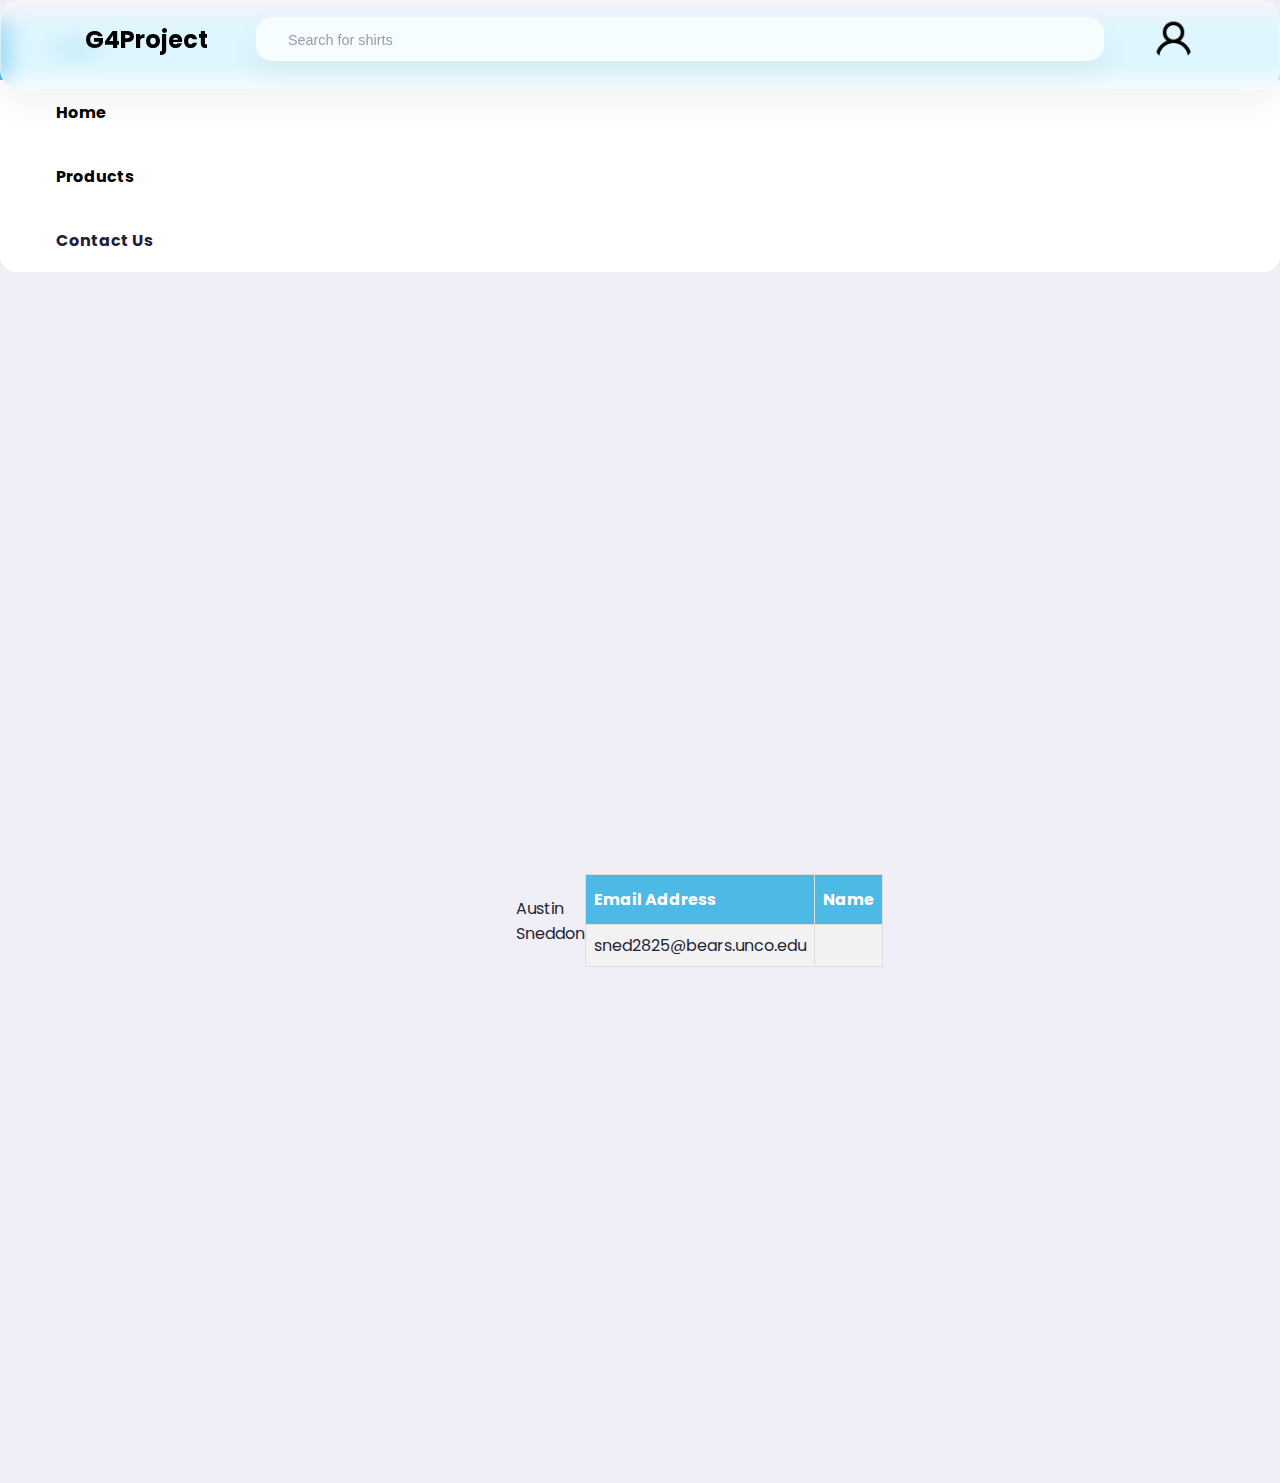
<file: contact.html>
<!Doctype html>
<html lang="en">
<head>
    <meta charset="UTF-8">
    <meta http-equiv="X-UA-Compatible" content="IE=edge">
    <meta name="viewport" content="width=device-width, initial-scale=1.0">
    <title> Group 4 E-Commerce Website </title>
    <!--StyleSheet-->
    <link rel="stylesheet" href="style.css">
    <!--ICONS-->
    <link rel="stylesheet" href="https://unicons.iconscout.com/release/v2.1.6/css/unicons.css">
</head>
<body>    
    <nav>
        <div class="container">
            <h2 class="logo"> <a href="index.html">G4Project </a></h2>
            <div class="search-bar">
                <i class="uil uil-search"></i>
                <input type="search" placeholder="Search for shirts">
            </div>
                <!-- top navivation bar
                <div class="Home">
                    <label class="btn btn-primary" class="active" for="Go Home">Home</label>
                    <label class="btn btn-primary" for="Go Home">Products</label>
                    <label class="btn btn-primary" for="Go Home">Contact Us</label>
                </div>-->
            <div class="account-photo">
                <a href="login.html"><img src="Images/account.png" width="20px"></a>
            </div>
        </div>
    </nav>
    <div class="left">
        <div class="sidebar">
            <a class="menu-item active" href="cart.html">
                <span><i class="ui uil-shopping-cart"></i></span><h3>Cart</h3>
            </a>            
            <a class="menu-item" href="index.html">
                <span><i class="uil uil-home"></i></span><h3>Home</h3>
            </a>
            <a class="menu-item" href="products.html">
                    <span><i class="uil uil-shopping-bag"></i></span><h3>Products</h3>
                    <!-------------------------------Product Expansion Window----------------------------------------->

                    <div class="product-popup">
                        <div>
                            <div class="product-body">
                                <b> Athletic </b>

                            </div>
                            
                        </div>

                        <div>                               
                            <div class="product-body">
                                <b> Casual </b>
                            </div>
                        </div>

                        <div>                               
                            <div class="product-body">
                                <b> Formal </b>
                            </div>
                        </div>
                    </div>
            </a>
                <!----------------------End of Product Expansion Window--------------------------------------->
            <a class="menu-item">
                <span><i class="uil uil-envelope"></i></span><h3>Contact Us</h3>
            </a>                
        </div>
        </div>
    <!------------------------------------Main-------------------------------------->
    <main>
        <div class="homepage-container">
            <!--Inforamtion Section-->
                <div class="featured-container">
                    <table>
                        <tr>
                          <th>Email Address</th>
                          <th>Name</th>
                        </tr>
                        <tr>
                          <td>sned2825@bears.unco.edu</td>
                          <td></td>Austin Sneddon</td>
                        </tr>
                      </table>
                </div>
        </div>      
    </main>
</body>
</html>
</file>
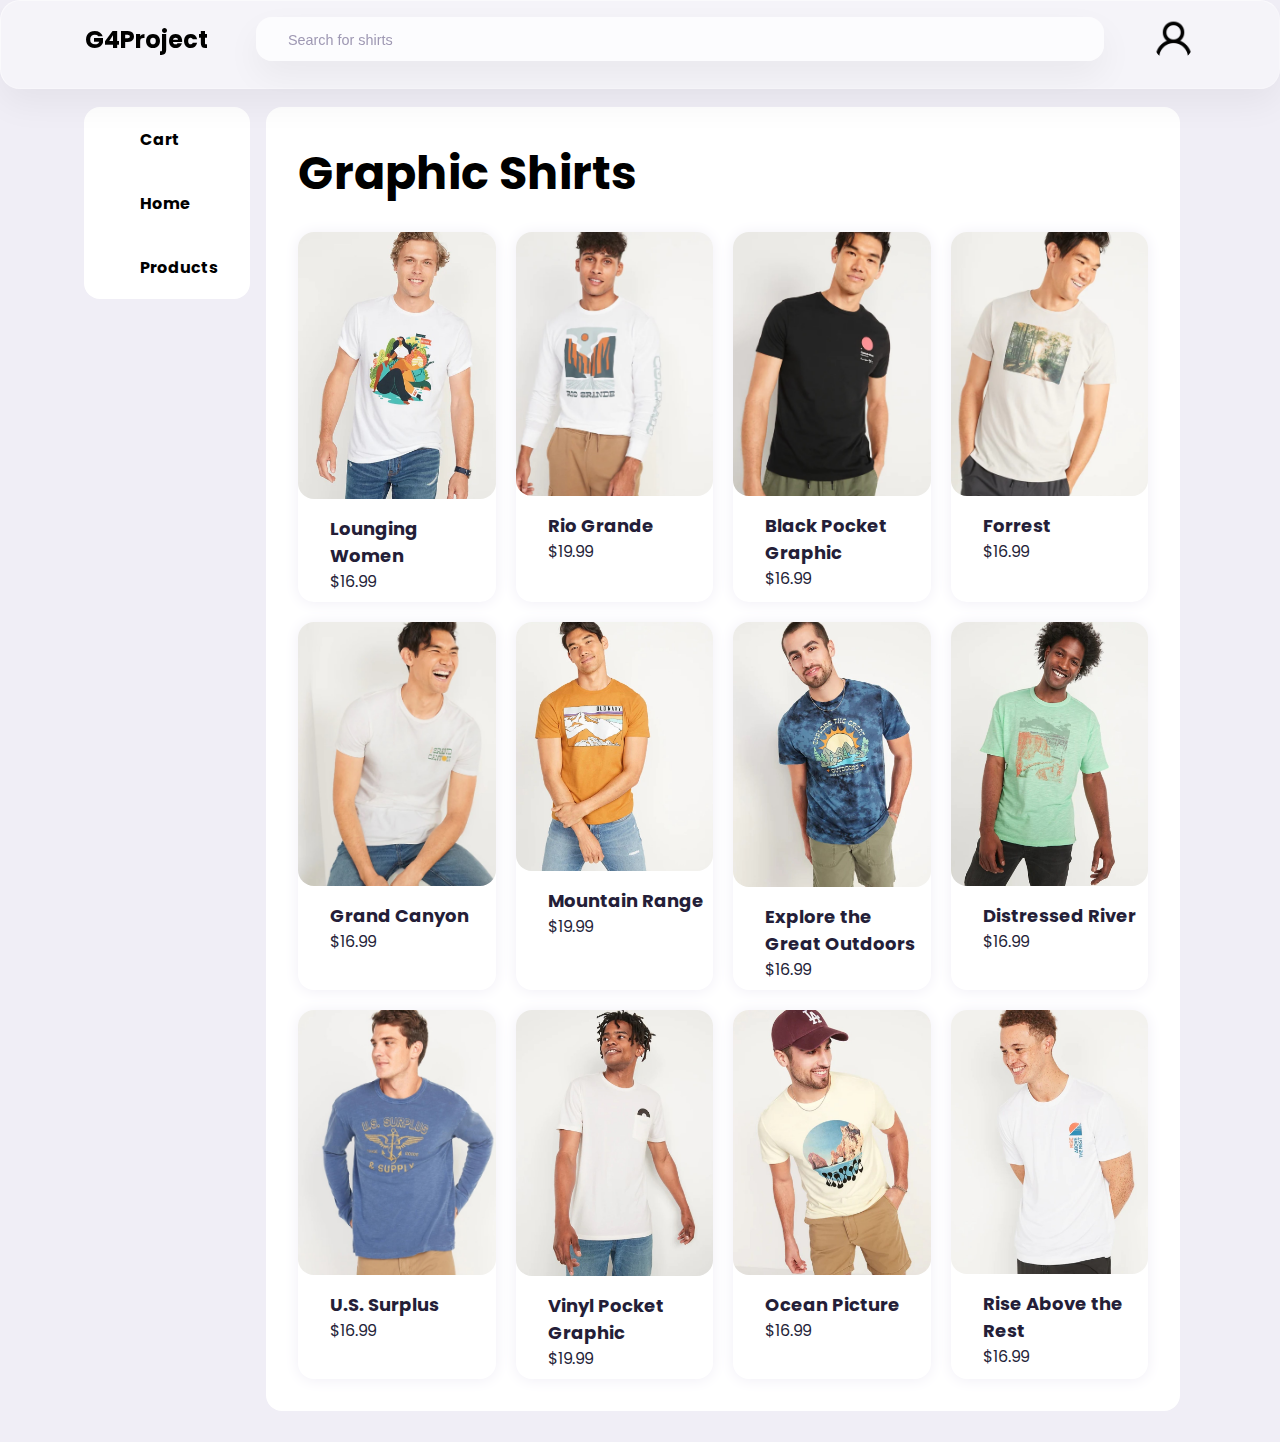
<file: graphic-tshirt-page.html>
<!Doctype html>
<html lang="en">
<head>
    <meta charset="UTF-8">
    <meta http-equiv="X-UA-Compatible" content="IE=edge">
    <meta name="viewport" content="width=device-width, initial-scale=1.0">
    <title> Group 4 E-Commerce Website </title>
    <!--StyleSheet-->
    <link rel="stylesheet" href="style.css">
    <!--ICONS-->
    <link rel="stylesheet" href="https://unicons.iconscout.com/release/v2.1.6/css/unicons.css">
</head>
<body>    
    <nav>
        <div class="container">
            <h2 class="logo"> <a href="index.html">G4Project </a></h2>
            <div class="search-bar">
                <i class="uil uil-search"></i>
                <input type="search" placeholder="Search for shirts">
            </div>
                <!-- top navivation bar
                <div class="Home">
                    <label class="btn btn-primary" class="active" for="Go Home">Home</label>
                    <label class="btn btn-primary" for="Go Home">Products</label>
                    <label class="btn btn-primary" for="Go Home">Contact Us</label>
                </div>-->
            <div class="account-photo">
                <a href="login.html"><img src="Images/account.png" width="20px"></a>
            </div>
        </div>
    </nav>
    <!------------------------------------Main-------------------------------------->
    <main>
        <div class="container">
            <!----------------------------------------------left navbar------------------------------------------------->
            <div class="left">
                <div class="sidebar">
                    <a class="menu-item" href="cart.html">
                        <span><i class="ui uil-shopping-cart"></small></i></span><h3>Cart</h3>
                    </a>            
                    <a class="menu-item" href="index.html">
                        <span><i class="uil uil-home"></i></span><h3>Home</h3>
                    </a>
                    <a class="menu-item" href="products.html">
                        <span><i class="uil uil-shopping-bag"></i></span><h3>Products</h3>
                        <!-------------------------------Product Expansion Window----------------------------------------->

                            <div class="product-popup">
                                <div>
                                    <div class="product-body">
                                        <b> Athletic </b>
                                    </div>
                                
                                </div>
                                <div>                               
                                    <div class="product-body">
                                        <b> Casual </b>
                                    </div>
                                </div>

                                <div>                               
                                    <div class="product-body">
                                        <b> Formal </b>
                                    </div>
                                </div>
                            </div>
                    </a>
                    <!----------------------End of Product Expansion Window--------------------------------------->
                    <!--<a class="menu-item">
                        <span><i class="uil uil-envelope"></i></span><h3>Contact Us</h3>
                    </a>-->                
                </div>
            </div>
        
            <!--------------------------------------------Middle to right featured---------------------------------------------->
         <div class="hompage-container">
            <!--Feature Container #1-->
            <div class="featured-container">            
                <section class="product-list">
                    <div class="section-header">
                        <h1>Graphic Shirts</h1>
                    </div>

                        <div class="product-container">
                            <div class="card">
                                <a href="singleproduct.html">
                                    <div class="image">
                                        <img src="Images/GraphicShirts/gs1.jpg">
                                    </div>
                                </a>
                                <div class="text">
                                    <div class="title">Lounging Women</div>
                                    $16.99
                                </div>
                            </div>

                            <div class="card">
                                <a href="###############">
                                    <div class="image">
                                        <img src="Images/GraphicShirts/gs2.jpg">
                                    </div>
                                </a>
                                <div class="text">
                                    <div class="title">Rio Grande</div>
                                    $19.99
                                </div>
                            </div>

                            <div class="card">
                                <a href="###############">
                                    <div class="image">
                                        <img src="Images/GraphicShirts/gs3.jpg">
                                    </div>
                                </a>
                                <div class="text">
                                    <div class="title">Black Pocket Graphic</div>
                                    $16.99
                                </div>
                            </div>

                            <div class="card">
                                <a href="###############">
                                    <div class="image">
                                        <img src="Images/GraphicShirts/gs4.jpg">
                                    </div>
                                </a>
                                <div class="text">
                                    <div class="title">Forrest</div>
                                    $16.99
                                </div>
                            </div>
                            <div class="card">
                                <a href="singleproduct.html">
                                    <div class="image">
                                        <img src="Images/GraphicShirts/gs5.jpg">
                                    </div>
                                </a>
                                <div class="text">
                                    <div class="title">Grand Canyon</div>
                                    $16.99
                                </div>
                            </div>

                            <div class="card">
                                <a href="###############">
                                    <div class="image">
                                        <img src="Images/GraphicShirts/gs6.jpg">
                                    </div>
                                </a>
                                <div class="text">
                                    <div class="title">Mountain Range</div>
                                    $19.99
                                </div>
                            </div>

                            <div class="card">
                                <a href="###############">
                                    <div class="image">
                                        <img src="Images/GraphicShirts/gs7.jpg">
                                    </div>
                                </a>
                                <div class="text">
                                    <div class="title">Explore the Great Outdoors</div>
                                    $16.99
                                </div>
                            </div>

                            <div class="card">
                                <a href="###############">
                                    <div class="image">
                                        <img src="Images/GraphicShirts/gs8.jpg">
                                    </div>
                                </a>
                                <div class="text">
                                    <div class="title">Distressed River</div>
                                    $16.99
                                </div>
                            </div>
                            <div class="card">
                                <a href="singleproduct.html">
                                    <div class="image">
                                        <img src="Images/GraphicShirts/gs9.jpg">
                                    </div>
                                </a>
                                <div class="text">
                                    <div class="title">U.S. Surplus</div>
                                    $16.99
                                </div>
                            </div>

                            <div class="card">
                                <a href="###############">
                                    <div class="image">
                                        <img src="Images/GraphicShirts/gs10.jpg">
                                    </div>
                                </a>
                                <div class="text">
                                    <div class="title">Vinyl Pocket Graphic</div>
                                    $19.99
                                </div>
                            </div>

                            <div class="card">
                                <a href="###############">
                                    <div class="image">
                                        <img src="Images/GraphicShirts/gs11.jpg">
                                    </div>
                                </a>
                                <div class="text">
                                    <div class="title">Ocean Picture</div>
                                    $16.99
                                </div>
                            </div>

                            <div class="card">
                                <a href="###############">
                                    <div class="image">
                                        <img src="Images/GraphicShirts/gs12.jpg">
                                    </div>
                                </a>
                                <div class="text">
                                    <div class="title">Rise Above the Rest</div>
                                    $16.99
                                </div>
                            </div> 
                        </div>       
                </section>
            </div>
        </div>        
    </main>
</body>
</html>
</file>
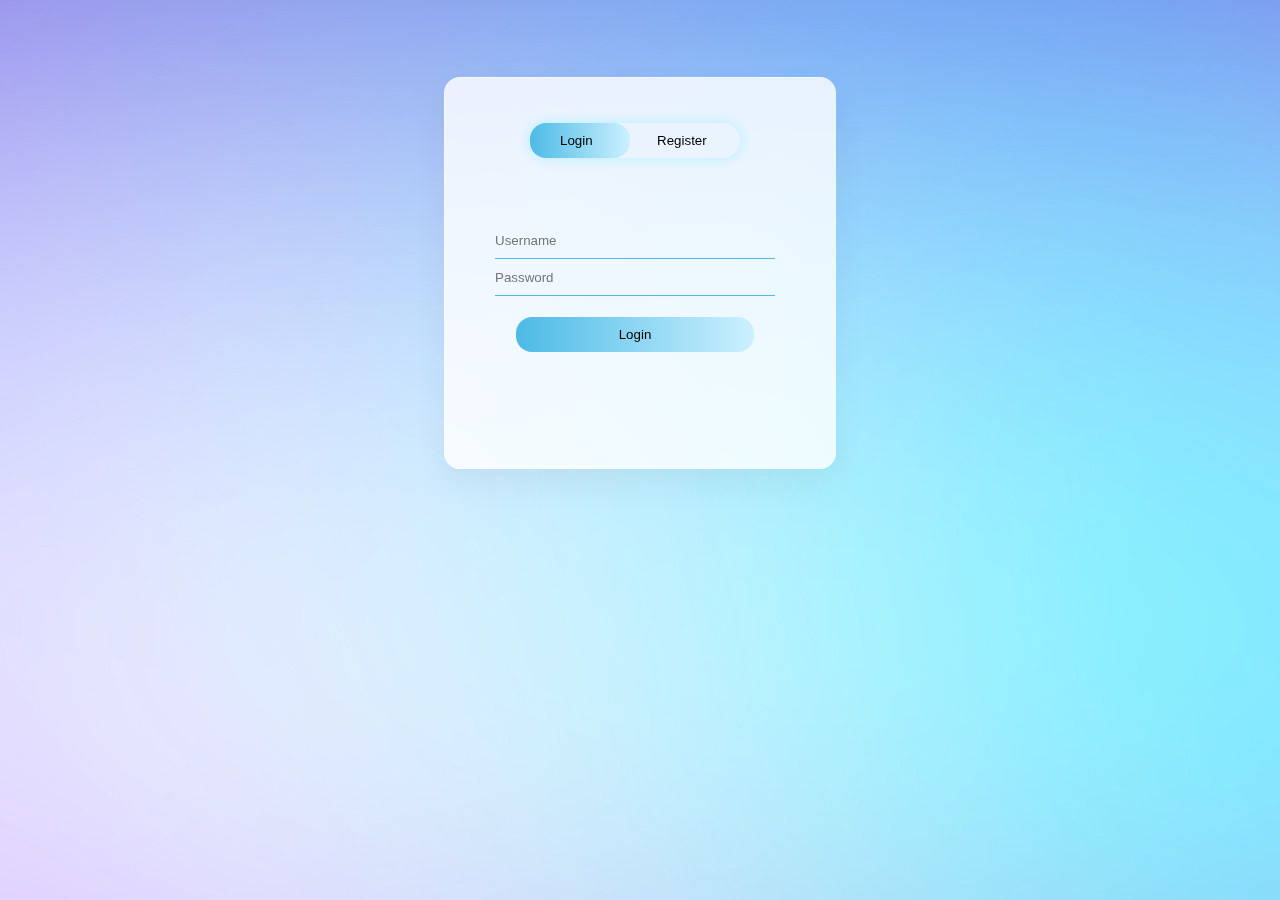
<file: login.html>
<html>
<head>
    <meta charset="UTF-8">
    <link rel="stylesheet" href="log-in-styles.css">
</head>
<body>
    <div class="loginPage">
        <div class="formBox">
            <div class="buttonContainer">
                <div id="btn"></div>
                <button type="button" class="toggle-btn" onclick="login()">Login</button>
                <button type="button" class="toggle-btn" onclick="register()">Register</button>
            </div>
            <form id="login" action="includes/login.inc.php" method="POST" class="inputGroup">
                <input type="text" name="name" class="inputField" placeholder="Username" required>
                <input type="password" name="pwd" class="inputField" placeholder="Password" required>
                <button type="submit" name="submit" class="submitButton">Login</button>
            </form>
            <form id="register" action="includes/registration.inc.php" method ="POST" class="inputGroup">
                <input type="text" name="email" class="inputField" placeholder="Email" required>
                <input type="text" name="fullName" class="inputField" placeholder="Username" required>
                <input type="password" name="pass" class="inputField" placeholder="Password" required>
                <button type="submit" name="submit" class="submitButton">Register</button>
            </form>
        </div>
    </div>
    <script>
        var x = document.getElementById("login");
        var y = document.getElementById("register");  
        var z = document.getElementById("btn"); 

        function login(){
            x.style.left = "50px";
            y.style.left = "450px";
            z.style.left = "0";
        }
        function register(){
            x.style.left = "-400px";
            y.style.left = "50px";
            z.style.left = "110px";
        }
    </script>
    </body>
</html>
</file>
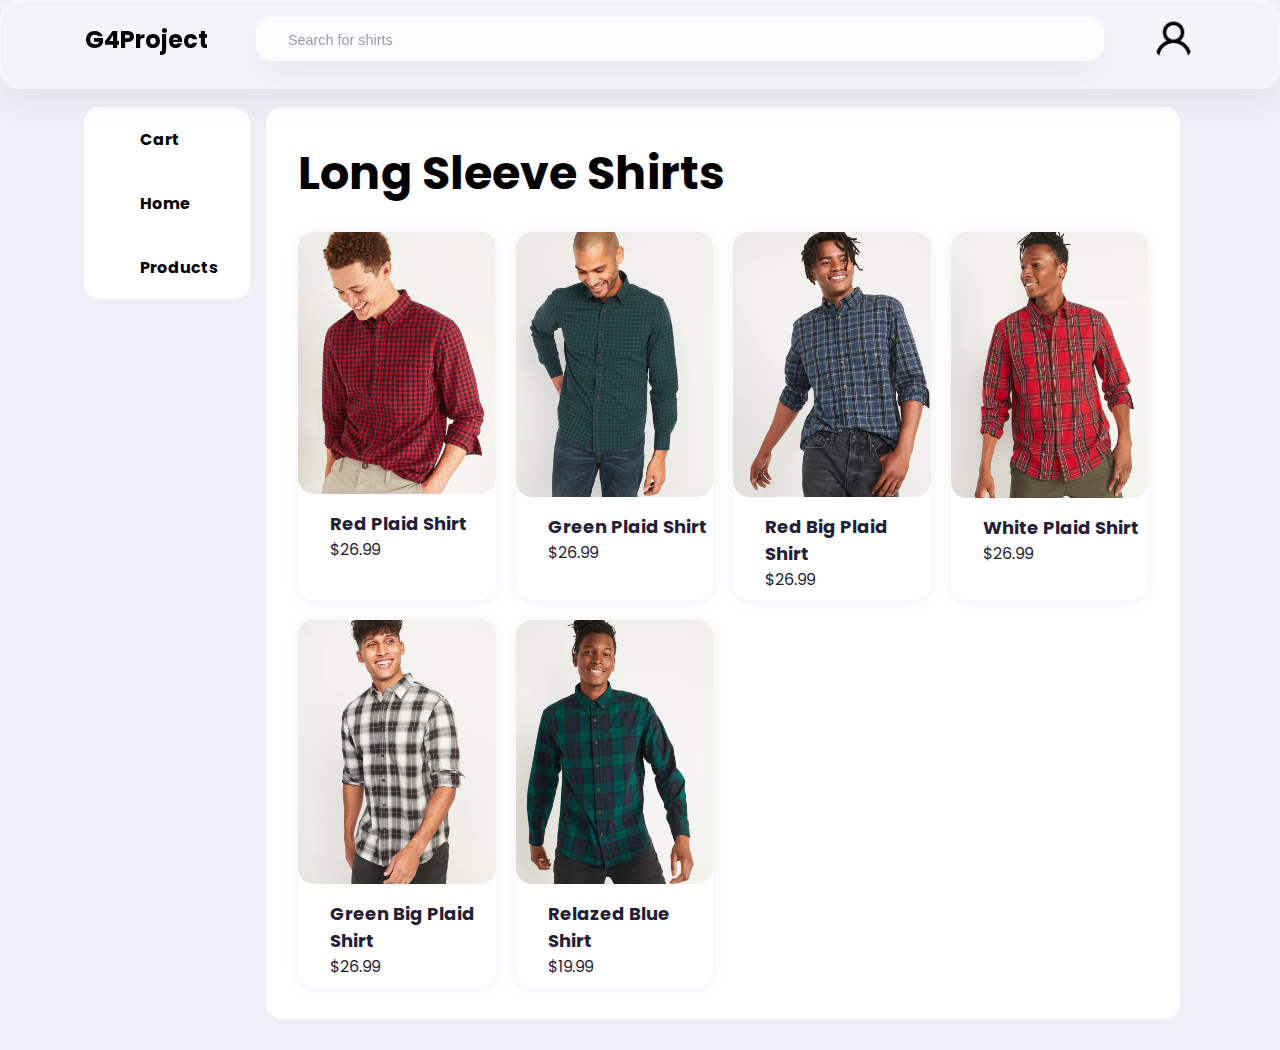
<file: longsleeve-tshirt-page.html>
<!Doctype html>
<html lang="en">
<head>
    <meta charset="UTF-8">
    <meta http-equiv="X-UA-Compatible" content="IE=edge">
    <meta name="viewport" content="width=device-width, initial-scale=1.0">
    <title> Group 4 E-Commerce Website </title>
    <!--StyleSheet-->
    <link rel="stylesheet" href="style.css">
    <!--ICONS-->
    <link rel="stylesheet" href="https://unicons.iconscout.com/release/v2.1.6/css/unicons.css">
</head>
<body>    
    <nav>
        <div class="container">
            <h2 class="logo"><a href="index.html">G4Project </a></h2>
            <div class="search-bar">
                <i class="uil uil-search"></i>
                <input type="search" placeholder="Search for shirts">
            </div>
                <!-- top navivation bar
                <div class="Home">
                    <label class="btn btn-primary" class="active" for="Go Home">Home</label>
                    <label class="btn btn-primary" for="Go Home">Products</label>
                    <label class="btn btn-primary" for="Go Home">Contact Us</label>
                </div>-->
            <div class="account-photo">
                <a href="login.html"><img src="Images/account.png" width="20px"></a>
            </div>
        </div>
    </nav>
    <!------------------------------------Main-------------------------------------->
    <main>
        <div class="container">
            <!----------------------------------------------left navbar------------------------------------------------->
            <div class="left">
                <div class="sidebar">
                    <a class="menu-item" href="cart.html">
                        <span><i class="ui uil-shopping-cart"></small></i></span><h3>Cart</h3>
                    </a>            
                    <a class="menu-item" href="index.html">
                        <span><i class="uil uil-home"></i></span><h3>Home</h3>
                    </a>
                    <a class="menu-item" href="products.html">
                        <span><i class="uil uil-shopping-bag"></i></span><h3>Products</h3>
                        <!-------------------------------Product Expansion Window----------------------------------------->

                            <div class="product-popup">
                                <div>
                                    <div class="product-body">
                                        <b> Athletic </b>
                                    </div>
                                
                                </div>
                                <div>                               
                                    <div class="product-body">
                                        <b> Casual </b>
                                    </div>
                                </div>

                                <div>                               
                                    <div class="product-body">
                                        <b> Formal </b>
                                    </div>
                                </div>
                            </div>
                    </a>
                    <!----------------------End of Product Expansion Window--------------------------------------->
                    <!--<a class="menu-item">
                        <span><i class="uil uil-envelope"></i></span><h3>Contact Us</h3>
                    </a>  -->              
                </div>
            </div>
        
            <!--------------------------------------------Middle to right featured---------------------------------------------->
         <div class="hompage-container">
            <!--Feature Container #1-->
            <div class="featured-container">            
                <section class="product-list">
                    <div class="section-header">
                        <h1>Long Sleeve Shirts</h1>
                    </div>

                        <div class="product-container">
                            <div class="card">
                                <a href="singleproduct.html">
                                    <div class="image">
                                        <img src="Images/longsleeves/longsleeve1.jpg">
                                    </div>
                                </a>
                                <div class="text">
                                    <div class="title">Red Plaid Shirt</div>
                                    $26.99
                                </div>
                            </div>

                            <div class="card">
                                <a href="###############">
                                    <div class="image">
                                        <img src="Images/longsleeves/longsleeve2.jpg">
                                    </div>
                                </a>
                                <div class="text">
                                    <div class="title">Green Plaid Shirt</div>
                                    $26.99
                                </div>
                            </div>

                            <div class="card">
                                <a href="###############">
                                    <div class="image">
                                        <img src="Images/longsleeves/longsleeve3.jpg">
                                    </div>
                                </a>
                                <div class="text">
                                    <div class="title">Red Big Plaid Shirt</div>
                                    $26.99
                                </div>
                            </div>

                            <div class="card">
                                <a href="###############">
                                    <div class="image">
                                        <img src="Images/longsleeves/longsleeve4.jpg">
                                    </div>
                                </a>
                                <div class="text">
                                    <div class="title">White Plaid Shirt</div>
                                    $26.99
                                </div>
                            </div>
                            <div class="card">
                                <a href="singleproduct.html">
                                    <div class="image">
                                        <img src="Images/longsleeves/longsleeve5.jpg">
                                    </div>
                                </a>
                                <div class="text">
                                    <div class="title">Green Big Plaid Shirt</div>
                                    $26.99
                                </div>
                            </div>

                            <div class="card">
                                <a href="###############">
                                    <div class="image">
                                        <img src="Images/longsleeves/longsleeve6.jpg">
                                    </div>
                                </a>
                                <div class="text">
                                    <div class="title">Relazed Blue Shirt</div>
                                    $19.99
                                </div>
                            </div>                            
                        </div>                          
                    </div>       
                </section>
            </div>
        </div>        
    </main>
</body>
</html>
</file>
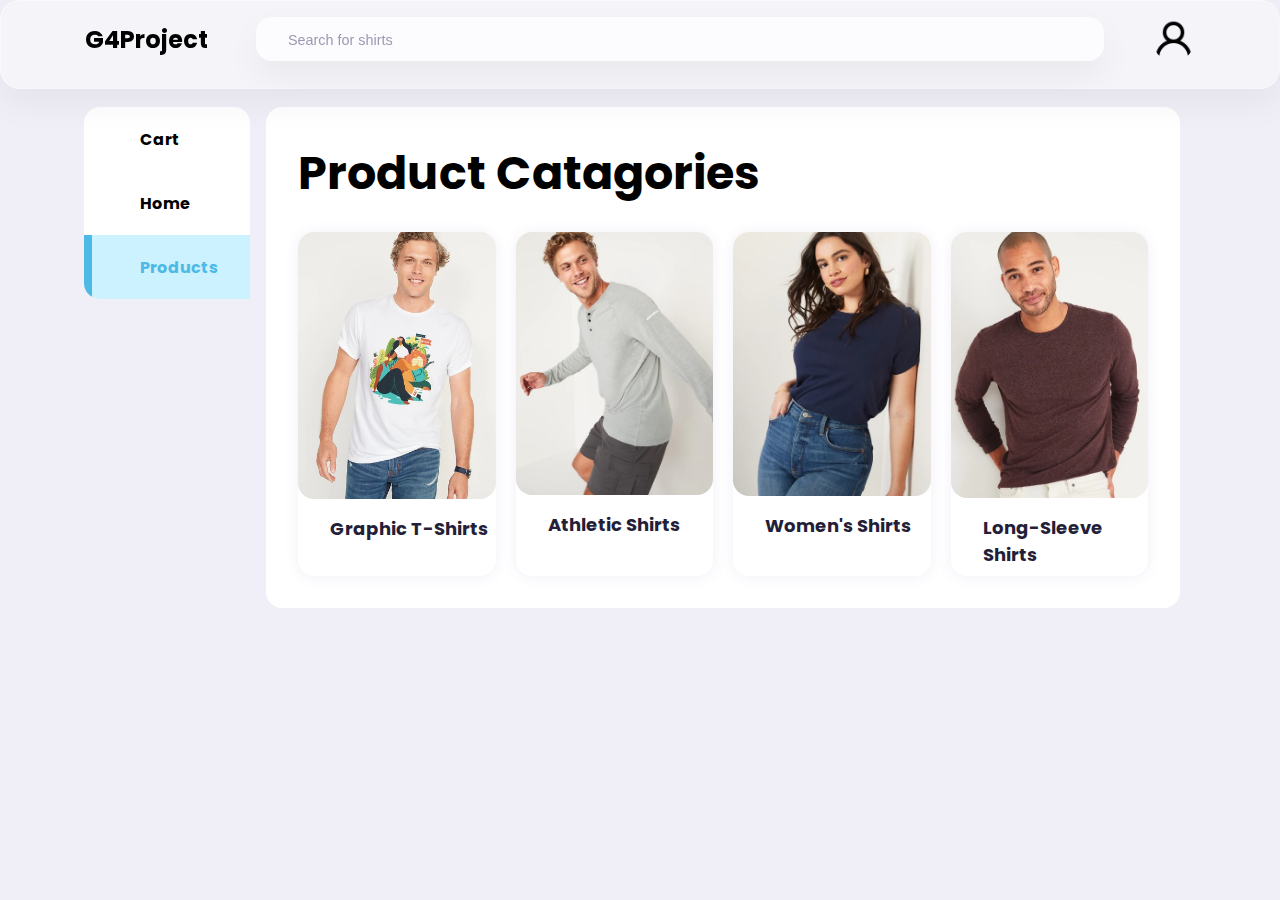
<file: products.html>
<!Doctype html>
<html lang="en">
<head>
    <meta charset="UTF-8">
    <meta http-equiv="X-UA-Compatible" content="IE=edge">
    <meta name="viewport" content="width=device-width, initial-scale=1.0">
    <title> Group 4 E-Commerce Website </title>
    <!--StyleSheet-->
    <link rel="stylesheet" href="style.css">
    <!--ICONS-->
    <link rel="stylesheet" href="https://unicons.iconscout.com/release/v2.1.6/css/unicons.css">
</head>
<body>    
    <nav>
        <div class="container">
            <h2 class="logo"><a href="index.html">G4Project </a></h2>
            <div class="search-bar">
                <i class="uil uil-search"></i>
                <input type="search" placeholder="Search for shirts">
            </div>
                <!-- top navivation bar
                <div class="Home">
                    <label class="btn btn-primary" class="active" for="Go Home">Home</label>
                    <label class="btn btn-primary" for="Go Home">Products</label>
                    <label class="btn btn-primary" for="Go Home">Contact Us</label>
                </div>-->
            <div class="account-photo">
                <a href="login.html"><img src="Images/account.png" width="20px"></a>
            </div>
        </div>
    </nav>
    <!------------------------------------Main-------------------------------------->
    <main>
        <div class="container">
            <!----------------------------------------------left navbar------------------------------------------------->
            <div class="left">
                <div class="sidebar">
                    <a class="menu-item" href="cart.html">
                        <span><i class="ui uil-shopping-cart"></small></i></span><h3>Cart</h3>
                    </a>            
                    <a class="menu-item" href="index.html">
                        <span><i class="uil uil-home"></i></span><h3>Home</h3>
                    </a>
                    <a class="menu-item active">
                        <span><i class="uil uil-shopping-bag"></i></span><h3>Products</h3>
                        <!-------------------------------Product Expansion Window----------------------------------------->

                            <div class="product-popup">
                                <div>
                                    <div class="product-body">
                                        <b> Athletic </b>
                                    </div>
                                
                                </div>
                                <div>                               
                                    <div class="product-body">
                                        <b> Casual </b>
                                    </div>
                                </div>

                                <div>                               
                                    <div class="product-body">
                                        <b> Formal </b>
                                    </div>
                                </div>
                            </div>
                    </a>
                    <!----------------------End of Product Expansion Window--------------------------------------->
                    <!--<a class="menu-item">
                        <span><i class="uil uil-envelope"></i></span><h3>Contact Us</h3>
                    </a>-->           
                </div>
            </div>
        
            <!--------------------------------------------Middle to right featured---------------------------------------------->
         <div class="hompage-container">
            <!--Feature Container #1-->
            <div class="featured-container">            
                <section class="product-list">
                    <div class="section-header">
                        <h1>Product Catagories</h1>
                    </div>

                        <div class="product-container">
                            <div class="card">
                                <a href="graphic-tshirt-page.html">
                                    <div class="image">
                                        <img src="Images/GraphicShirts/gs1.jpg">
                                    </div>
                                </a>
                                <div class="text">
                                    <div class="title">Graphic T-Shirts</div>
                                </div>
                            </div>

                            <div class="card">
                                <a href="athletic-tshirt-page.html">
                                    <div class="image">
                                        <img src="Images/tshirtexample2.jpg">
                                    </div>
                                </a>
                                <div class="text">
                                    <div class="title">Athletic Shirts</div>
                                </div>
                            </div>

                            <div class="card">
                                <a href="womens-tshirt-page.html">
                                    <div class="image">
                                        <img src="Images/tshirtexample6.jpg">
                                    </div>
                                </a>
                                <div class="text">
                                    <div class="title">Women's Shirts</div>
                                </div>
                            </div>
                            <div class="card">
                                <a href="longsleeve-tshirt-page.html">
                                    <div class="image">
                                        <img src="Images/tshirtexample12.jpg">
                                    </div>
                                </a>
                                <div class="text">
                                    <div class="title">Long-Sleeve Shirts</div>
                                </div>
                            </div>
                        </div>       
                </section>
            </div>
        </div>        
    </main>
</body>
</html>
</file>
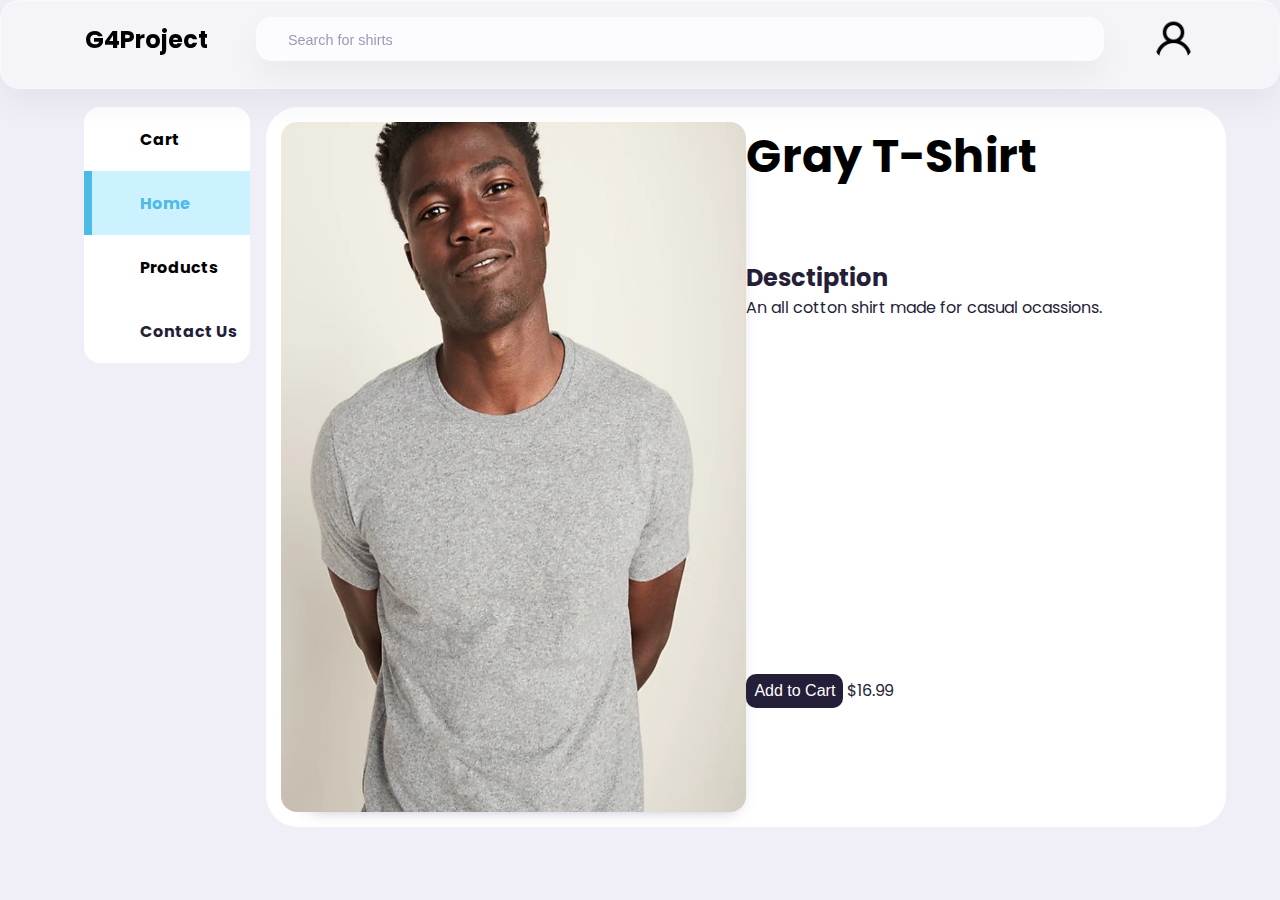
<file: singleproduct.html>
<!Doctype html>
<html lang="en">
<head>
    <meta charset="UTF-8">
    <meta http-equiv="X-UA-Compatible" content="IE=edge">
    <meta name="viewport" content="width=device-width, initial-scale=1.0">
    <title> Group 4 E-Commerce Website </title>
    <!--StyleSheet-->
    <link rel="stylesheet" href="style.css">
    <!--ICONS-->
    <link rel="stylesheet" href="https://unicons.iconscout.com/release/v2.1.6/css/unicons.css">
</head>
<body>    
    <nav>
        <div class="container">
            <h2 class="logo"><a href="index.html">G4Project </a></h2>
            <div class="search-bar">
                <i class="uil uil-search"></i>
                <input type="search" placeholder="Search for shirts">
            </div>
                <!-- top navivation bar
                <div class="Home">
                    <label class="btn btn-primary" class="active" for="Go Home">Home</label>
                    <label class="btn btn-primary" for="Go Home">Products</label>
                    <label class="btn btn-primary" for="Go Home">Contact Us</label>
                </div>-->
            <div class="account-photo">
                <a href="login.html"><img src="Images/account.png" width="20px"></a>
            </div>
        </div>
    </nav>
    <!------------------------------------Main-------------------------------------->
    <main>
        <div class="container">
            <!----------------------------------------------left navbar------------------------------------------------->
            <div class="left">
                <div class="sidebar">
                    <a class="menu-item" href="cart.html">
                        <span><i class="ui uil-shopping-cart"></small></i></span><h3>Cart</h3>
                    </a>            
                    <a class="menu-item active">
                        <span><i class="uil uil-home"></i></span><h3>Home</h3>
                    </a>
                    <a class="menu-item" href="graphic-tshirt-page.html">
                        <span><i class="uil uil-shopping-bag"></i></span><h3>Products</h3>
                        <!-------------------------------Product Expansion Window----------------------------------------->

                            <div class="product-popup">
                                <div>
                                    <div class="product-body">
                                        <b> Athletic </b>
                                    </div>
                                
                                </div>
                                <div>                               
                                    <div class="product-body">
                                        <b> Casual </b>
                                    </div>
                                </div>

                                <div>                               
                                    <div class="product-body">
                                        <b> Formal </b>
                                    </div>
                                </div>
                            </div>
                    </a>
                    <!----------------------End of Product Expansion Window--------------------------------------->
                    <a class="menu-item">
                        <span><i class="uil uil-envelope"></i></span><h3>Contact Us</h3>
                    </a>                
                </div>
            </div>
            <!--------------------------------------------Middle to right featured---------------------------------------------->
            <div class="featured-container">
                <div class="hompage-container">
                    <div class="product-page-container">
                        <!--<div class="header">Gray T-Shirt</div>-->
                    <div class="content-large">
                        <img class="prodimg" src="Images/tshirtexample.jpg">
                    </div>                
                    <div class="content-small">
                        <span class="prodtitle" ><h1>Gray T-Shirt</h1></span>               
                    </div>
                    <div class="content-small">
                        <h2> Desctiption <br> </h2>
                        <p>
                            An all cotton shirt made for casual ocassions.
                            <br>
                            <br>
                            <br>
                        </p>
                    </div>
                    <div class="content-buy">
                        <button class="addcartstorage">
                            <span>Add to Cart<i class="uil uil-shopping-cart"></i></span>
                        </button>
                        <span class="prodprice">$16.99</span>
                    </div>                
                </div> 
           </div> 
        </div>
        </div>
    </main>
  </body>
</html>



<!--
    <div class="image-section">
                <img src="Images/tshirtexample.jpg">
            </div>
            <div class="header-information-section">
                <div class="text">
                    <div class="title">Gray T-Shirt</div>
                    $16.99
                </div>
            </div>
            <div class="lower-buy-section">
                <button class="button">
                    <h2> Add to Cart </h2>
                </button>
            </div>
-->
</file>
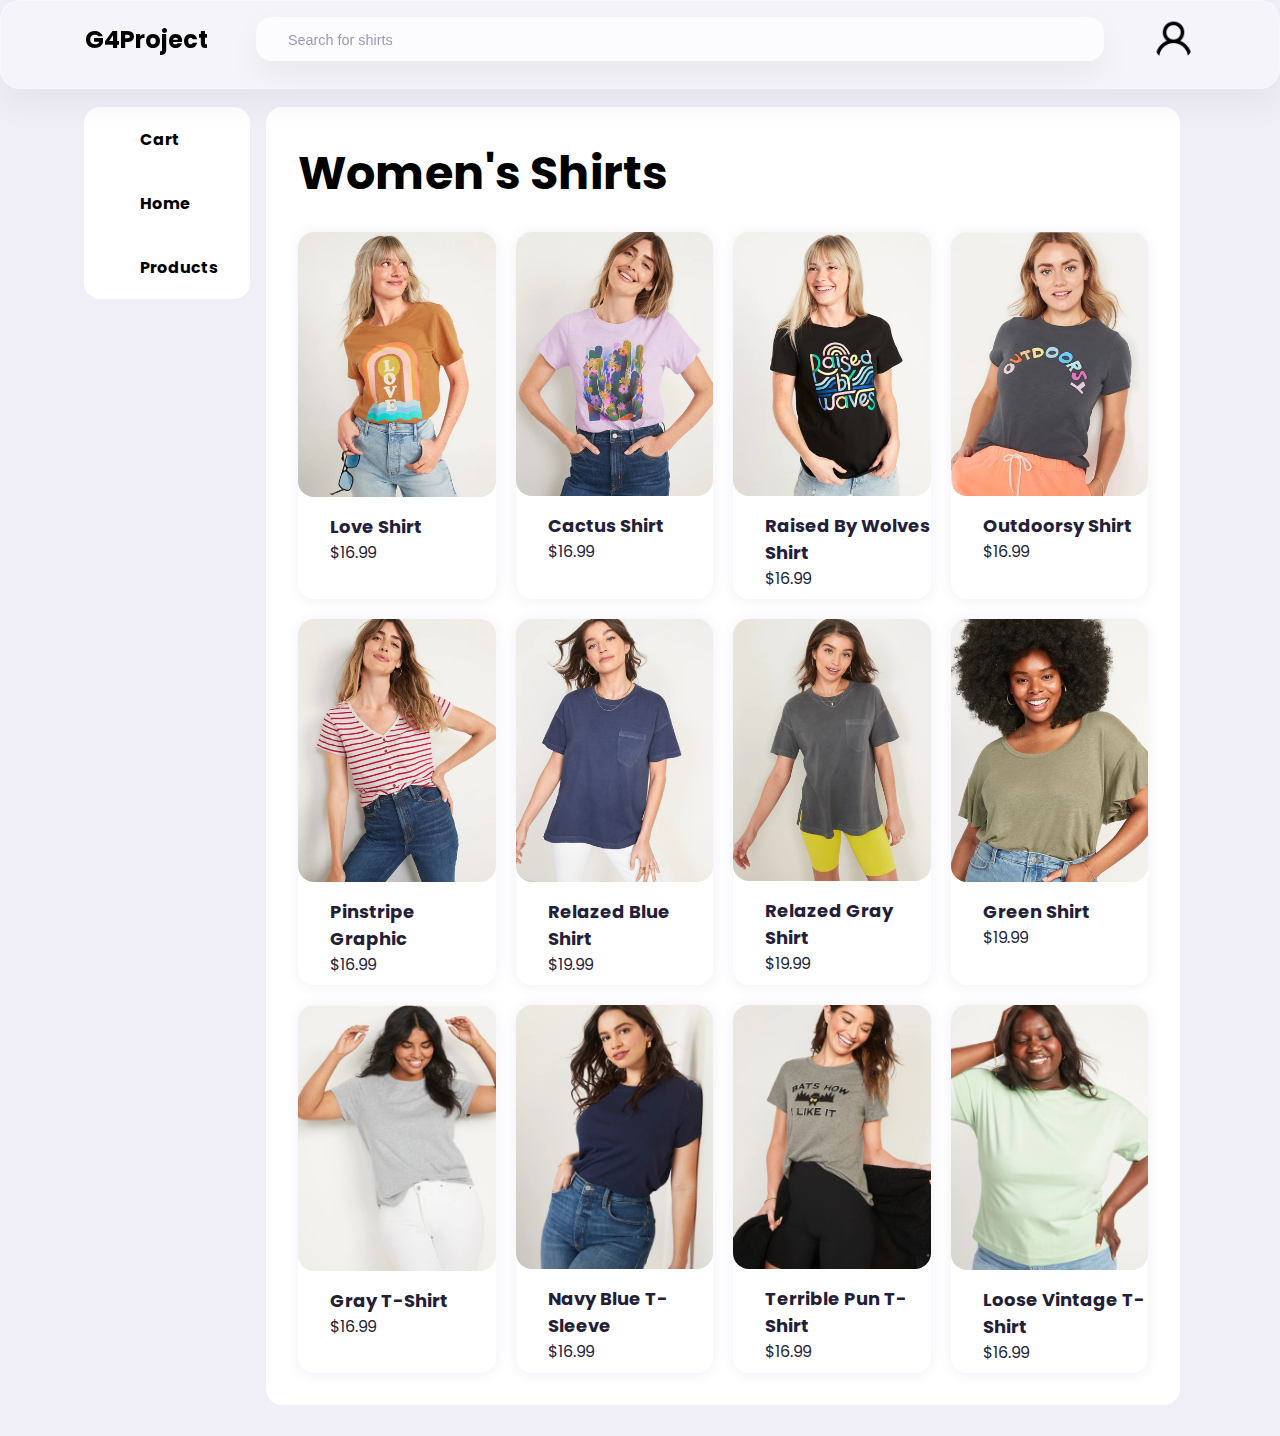
<file: womens-tshirt-page.html>
<!Doctype html>
<html lang="en">
<head>
    <meta charset="UTF-8">
    <meta http-equiv="X-UA-Compatible" content="IE=edge">
    <meta name="viewport" content="width=device-width, initial-scale=1.0">
    <title> Group 4 E-Commerce Website </title>
    <!--StyleSheet-->
    <link rel="stylesheet" href="style.css">
    <!--ICONS-->
    <link rel="stylesheet" href="https://unicons.iconscout.com/release/v2.1.6/css/unicons.css">
</head>
<body>    
    <nav>
        <div class="container">
            <h2 class="logo"><a href="index.html">G4Project </a></h2>
            <div class="search-bar">
                <i class="uil uil-search"></i>
                <input type="search" placeholder="Search for shirts">
            </div>
                <!-- top navivation bar
                <div class="Home">
                    <label class="btn btn-primary" class="active" for="Go Home">Home</label>
                    <label class="btn btn-primary" for="Go Home">Products</label>
                    <label class="btn btn-primary" for="Go Home">Contact Us</label>
                </div>-->
            <div class="account-photo">
                <a href="login.html"><img src="Images/account.png" width="20px"></a>
            </div>
        </div>
    </nav>
    <!------------------------------------Main-------------------------------------->
    <main>
        <div class="container">
            <!----------------------------------------------left navbar------------------------------------------------->
            <div class="left">
                <div class="sidebar">
                    <a class="menu-item" href="cart.html">
                        <span><i class="ui uil-shopping-cart"></small></i></span><h3>Cart</h3>
                    </a>            
                    <a class="menu-item" href="index.html">
                        <span><i class="uil uil-home"></i></span><h3>Home</h3>
                    </a>
                    <a class="menu-item" href="products.html">
                        <span><i class="uil uil-shopping-bag"></i></span><h3>Products</h3>
                        <!-------------------------------Product Expansion Window----------------------------------------->

                            <div class="product-popup">
                                <div>
                                    <div class="product-body">
                                        <b> Athletic </b>
                                    </div>
                                
                                </div>
                                <div>                               
                                    <div class="product-body">
                                        <b> Casual </b>
                                    </div>
                                </div>

                                <div>                               
                                    <div class="product-body">
                                        <b> Formal </b>
                                    </div>
                                </div>
                            </div>
                    </a>
                    <!----------------------End of Product Expansion Window--------------------------------------->
                   <!-- <a class="menu-item">
                        <span><i class="uil uil-envelope"></i></span><h3>Contact Us</h3>
                    </a>   -->             
                </div>
            </div>
        
            <!--------------------------------------------Middle to right featured---------------------------------------------->
         <div class="hompage-container">
            <!--Feature Container #1-->
            <div class="featured-container">            
                <section class="product-list">
                    <div class="section-header">
                        <h1>Women's Shirts</h1>
                    </div>

                        <div class="product-container">
                            <div class="card">
                                <a href="singleproduct.html">
                                    <div class="image">
                                        <img src="Images/Womens/womensshirt1.jpg">
                                    </div>
                                </a>
                                <div class="text">
                                    <div class="title">Love Shirt</div>
                                    $16.99
                                </div>
                            </div>

                            <div class="card">
                                <a href="###############">
                                    <div class="image">
                                        <img src="Images/Womens/womensshirt2.jpg">
                                    </div>
                                </a>
                                <div class="text">
                                    <div class="title">Cactus Shirt</div>
                                    $16.99
                                </div>
                            </div>

                            <div class="card">
                                <a href="###############">
                                    <div class="image">
                                        <img src="Images/Womens/womensshirt3.jpg">
                                    </div>
                                </a>
                                <div class="text">
                                    <div class="title">Raised By Wolves Shirt</div>
                                    $16.99
                                </div>
                            </div>

                            <div class="card">
                                <a href="###############">
                                    <div class="image">
                                        <img src="Images/Womens/womensshirt4.jpg">
                                    </div>
                                </a>
                                <div class="text">
                                    <div class="title">Outdoorsy Shirt</div>
                                    $16.99
                                </div>
                            </div>
                            <div class="card">
                                <a href="singleproduct.html">
                                    <div class="image">
                                        <img src="Images/Womens/womensshirt5.jpg">
                                    </div>
                                </a>
                                <div class="text">
                                    <div class="title">Pinstripe Graphic</div>
                                    $16.99
                                </div>
                            </div>

                            <div class="card">
                                <a href="###############">
                                    <div class="image">
                                        <img src="Images/Womens/womensshirt6.jpg">
                                    </div>
                                </a>
                                <div class="text">
                                    <div class="title">Relazed Blue Shirt</div>
                                    $19.99
                                </div>
                            </div>                            
                        <div class="card">
                            <a href="###############">
                                <div class="image">
                                    <img src="Images/Womens/womensshirt7.jpg">
                                </div>
                            </a>
                            <div class="text">
                                <div class="title">Relazed Gray Shirt</div>
                                $19.99
                            </div>
                        </div>
                        <div class="card">
                            <a href="###############">
                                <div class="image">
                                    <img src="Images/Womens/womensshirt8.jpg">
                                </div>
                            </a>
                            <div class="text">
                                <div class="title">Green Shirt</div>
                                $19.99
                            </div>
                        </div>
                            <div class="card">
                                <a href="###############">
                                    <div class="image">
                                        <img src="Images/tshirtexample5.jpg">
                                    </div>
                                </a>
                                <div class="text">
                                    <div class="title">Gray T-Shirt</div>
                                    $16.99
                                </div>
                            </div>
            
                            <div class="card">
                                <a href="###############">
                                    <div class="image">
                                        <img src="Images/tshirtexample6.jpg">
                                    </div>
                                </a>
                                <div class="text">
                                    <div class="title">Navy Blue T-Sleeve</div>
                                    $16.99
                                </div>
                            </div>
            
                            <div class="card">
                                <a href="###############">
                                    <div class="image">
                                        <img src="Images/tshirtexample7.jpg">
                                    </div>
                                </a>
                                <div class="text">
                                    <div class="title">Terrible Pun T-Shirt</div>
                                    $16.99
                                </div>
                            </div>
            
                            <div class="card">
                                <a href="###############">
                                    <div class="image">
                                        <img src="Images/tshirtexample8.jpg">
                                    </div>
                                </a>
                                <div class="text">
                                    <div class="title">Loose Vintage T-Shirt</div>
                                    $16.99
                                </div>
                            </div>  
                        </div>                          
                    </div>       
                </section>
            </div>
        </div>        
    </main>
</body>
</html>
</file>
<file: style.css>
@import url('https://fonts.googleapis.com/css2?family=Poppins:wght@300;400;500;600&display=swap');

:root{
    --color-white: hsl(252, 30%, 100%); 
    --color-light: hsl(252, 30%, 95%); 
    --color-gray: hsl(252, 15%, 65%); 
    /*--color-primary: hsl(252, 75%, 60%); 
    --color-secondary: hsl(252, 100%, 90%); */
    --color-primary: hsl(197, 75%, 60%); 
    --color-secondary: hsl(197, 100%, 90%); 
    --color-success: hsl(120, 95%, 65%); 
    --color-danger: hsl(0, 95%, 65%); 
    --color-dark: hsl(252, 30%, 17%); 
    --color-black: hsl(252, 30%, 10%);     

    --border-radius: 2rem;
    --card-border-radius: 1rem;
    --btn-padding: 0.6rem 2rem;
    --search-padding: 0.6rem 1rem;
    --card-padding: 1rem;

    --sticky-top-left: 5.4rem;
    --sticky-top-right: -18rem;
    
    --background-blur: rgba(255, 255, 255, 0.336);
    --background-box-shadow: 0 15px 35px rgba(0, 0, 0, 0.05);
}
*,*
::before, 
*::after{
    margin: 0;
    padding: 0;
    outline: 0;
    box-sizing: border-box;
    text-decoration: none;
    list-style: none;
    border: none;
}
body{
    font-family: 'Poppins', sans-serif;
    color: var(--color-dark);
    background: var(--color-light);
    overflow-x: hidden;
}

/*==========General Styles========*/

.container{
    width: 90%;
    margin: 0 auto;    
}
.account-photo{
    width: 2.7rem;
    aspect-ratio: 1/1;
    border-radius: 50%;
    overflow: hidden;
}
img{
    display: block;
    width: 100%;
    cursor: pointer;
}
.btn{
    display: inline-block;
    padding: var(--btn-padding);
    font-weight: 500;
    border-radius: var(--card-border-radius);
    cursor: pointer;
    transition: all 300ms ease;
    font-size: 0.9rem;
}
.btn:hover{
    background: var(--color-primary);
    box-shadow: 0 5px 10px rgba(0, 0, 0, 0.1);
}
.btn-primary
.btn-primary .active{
    text-decoration: none;
    font-weight: 500;
    color: black;
    padding: 8px 15px;
    border-radius: 25px;
}
.text-bold{
    font-weight:500;
}
.text-muted{
    color: var(--color-gray);
}
.product-list .card:hover{
    box-shadow: 0px 4px 15px 0px var(--color-gray);
    border-radius: 0.2rem;
    transition: all 700ms ease;
}
.product-list .card img:hover{
    box-shadow: 0px 15px 17px -14px var(--color-gray);
    border-radius: 0.2rem;
    transition: all 500ms ease;
}
.card .title:hover{
    color: var(--color-primary);
}
/*=========================NAVBAR======================= */

nav{
    width: 100%;
    background: var(--background-blur);
    box-shadow: var(--background-box-shadow);
    padding: 0.7rem 0;
    position: fixed;
    top: 0;
    z-index: 10;
    border-radius: 20px;
    backdrop-filter: blur(10px);
    border: 1px solid rgba(255, 255, 255, 0.25);
    border-top: 1px solid rgba(255, 255, 255, 0.5);
    border-left: 1px solid rgba(255, 255, 255, 0.5);

}
nav .container{
    display: flex;
    align-items: center;
    justify-content: space-between;
}
nav .search-bar{    
    border-radius: var(--card-border-radius);
    padding: var(--search-padding);
    background: rgba(255, 255, 255, 0.575);;
    box-shadow: var(--background-box-shadow);
    backdrop-filter: blur(5px);
}
nav .search-bar input[type="search"]{
    background: transparent;
    width: 50rem;
    margin-left: 1rem;
    font-size: 0.9rem;
    color: var(--color-primary);
}
nav .search-bar input[type="search"]::placeholder{
    color:var(--color-gray);
}
/*=======================MAIN=======================*/
main {
    position: relative;
    top: 5.4rem;
}
main .container{
    display: grid;
    grid-template-columns: 13vw auto;
    column-gap: 0rem;
    position: relative;
}
a:link{
    color: black;
}
a:visited{
    color: black;
}

/*=======================LEFT NAVBAR=======================*/

main .container .left {
    height: max-content;
    position: sticky;
    top: var(--sticky-top-left);
}
main .left .profile .menu-item:hover{
    background: var(--color-light);
}
main .container i .notification-count{
    background: var(--color-danger);
    color: white;
    font-size: 0.7rem;
    width: fit-content;
    border-radius: 0.8rem;
    padding: 0.1rem 0.4rem;
    position: absolute;
    top: -0.2rem;
    right: -0.3rem;
}
/*=======================SIDE-BAR============================*/
.left .sidebar{
    margin-top: 1rem;
    background: var(--color-white);
    border-radius: var(--card-border-radius);
}
.left .sidebar .menu-item{
    display: flex;
    align-items: center;
    height: 4rem;
    cursor: pointer;
    translate: all 300ms ease;
    position: relative;
}
.left .sidebar .menu-item:hover{
    background: var(--color-light);
}
.left .sidebar i {
    font-size: 1.4rem;
    color: var(--color-gray);
    margin-left: 2rem;
    position: relative;
}
.left .sidebar i .notification-count{
    background: var(--color-danger);
    color: white;
    font-size: .8rem;
    width: fit-content;
    border-radius: 0.8rem;
    padding: 0.1rem 0.4rem;
    position: absolute;
    top: -1rem;
    right: -10.2rem;
}
.left .sidebar h3{
    margin-left: 1.5rem;
    font-size: 1rem;
}
.left .sidebar .active{
    background: var(--color-secondary);
}
.left .sidebar .active i, .left .sidebar .active h3{
    color: var(--color-primary);
}
.left .sidebar .active::before{
    content: "";
    display: block;
    width: 0.5rem;
    height: 100%;
    position: absolute;
    background: var(--color-primary);    
}
.left .sidebar .menu-item:first-child.active{
    border-top-left-radius: var(--card-border-radius);
    overflow: hidden;
}
.left .sidebar .menu-item:last-child.active{
    border-bottom-left-radius: var(--card-border-radius);
    overflow: hidden;
}
.left .btn{
    margin-top: 1rem;
    width: 100%;
    text-align: center;
    padding: 1rem 0;
}

/*============================PRODUCT POPUP===============================*/

.left .product-popup{
    position: absolute;
    text-align: center;
    top: 0;
    left: 105%;
    width: 8rem;
    padding: var(--card-padding);
    z-index: 10;
    background: var(--background-blur);
    box-shadow: var(--background-box-shadow);
    backdrop-filter: blur(10px);
    border-radius: var(--card-border-radius);
    border: 1px solid rgba(255, 255, 255, 0.25);
    border-top: 1px solid rgba(255, 255, 255, 0.5);
    border-left: 1px solid rgba(255, 255, 255, 0.5);
    display: none;
}
.product-popup {
    position: relative;
    display: inline-block;
}
.left .product-popup::before{
    content: "";
    width: 1.2rem;
    height: 1.2rem;
    display: block;
    background: var(--background-blur);
    box-shadow: var(--background-box-shadow);
    position: absolute;
    left: -0.6rem;
    transform: rotate(45deg);
}
.left .product-popup > div {
    display: flex;
    align-items: center;
    margin-bottom: 1rem;
}
#products:hover .product-popup{
    display: block;
    z-index: auto;
}

/*=============================MIDDLE FEED====================================*/
.homepage-container{
    display: flex;
    align-items: center;
    width: 100%;
    position: relative;
    padding: 500px;
    display: grid;
    grid-template-rows: auto;
    grid-column-gap: 20px;
    grid-row-gap: 10px;
    z-index: 1;
}
.featured-container{
    display: flex;
    padding: var(--card-padding);
    position: relative;
    align-items: center;
    width: 100%;
    margin: 0 auto;
    z-index: 1;
}
.product-list{
    padding: 2em;
    background: var(--color-white);
    border-radius: var(--card-border-radius);

    position: relative;
    z-index: 1;
}
.product-list .section-header{
    padding-bottom: 1.5rem;
}
.product-list .card{
    border-radius: var(--card-border-radius);
    padding: 0em;
    box-shadow: 0px 1px 15px 0px var(--color-light);
    text-align: left;

    transition: 300ms ease-out;
}
.card .title{
    font-size: 18px;
    font-weight: bold;
    text-align: top left;
} 
.card img{
    max-width: 100%;
    border-radius: var(--card-border-radius);
    
    transition: 300ms ease-out;
}
.card .text{
    padding-top: 2rem;
    padding-bottom: 0.5rem;
    text-align: left;
    margin-left: 1em;
    margin-bottom: 0em;
}
.button{
    background-color: var(--color-primary);
    font-size: 1rem;
    text-align: right;
    border: none;
    padding: 1rem;
    border-radius: var(--card-border-radius);
    font-weight: bold;
}
.product-container{
    display: grid;
    grid-template-columns: 1fr 1fr 1fr 1fr;
    grid-column-gap: 20px;
    grid-row-gap: 20px;
}
.main .featured-container{
    display: grid;
    grid-template-columns: 13vw auto 7vw;
    column-gap: 2rem;
    position: relative;
    z-index: 1;
}

/*------------------------------------------Product Page-----------------------------------------------------------------------------------*/
.product-page-container{
    display: flex;
    width: 75vw;
    height: 80vh;
    display: grid;
    position: relative;
    grid-template-columns: 1fr 1fr 1fr 1fr 1fr 1fr;
    grid-template-rows: 1fr 1fr 1fr 1fr 1fr;
    padding: 15px;
    box-sizing: border-box;
    background-color: var(--color-white);
    border-radius: var(--border-radius);
}
.header{
    grid-column-start: 1;
    grid-column-end: 6;
}
.content-large{
    display: flex;
    grid-row-start: 1;
    grid-row-end: 6;
    grid-column-start: 1;
    grid-column-end: 4;
    max-width: fit-content;

    border-radius: var(--card-border-radius);
    box-shadow: 10px 15px 17px -20px var(--color-gray);
    
}
.content-large img{
    border-radius: var(--card-border-radius);
    display: flex;
    max-width: 100%;
}
.content-small, .content-buy{
    align-items: left;
}
.content-small{
    grid-column-start: 4;
    grid-column-end: 8;   
}
.content-buy{
    grid-row-start: 5;
    grid-column-start: 4;
    grid-column-end: 8; 
}
.container .text{
    padding-top: 1rem;
    padding-left: 1rem;
}
h1{
    text-align: justify;
    font-size: 3.6vw;
    color: black;
}

/*------------------------------------------Cart Page-----------------------------------------------------------------------------------*/
/*------------------------------------------total and checkout-----------------------------------------------------------------------------------*/
.totalcheckout{
    height: max-content;
    position: sticky;
    top: var(--sticky-top-right);
        position: right;
        justify-content: space-between;
        align-self: right;
        text-align: center;
        background: var(--color-white);
        border-radius: var(--card-border-radius);
        display: inline-block;
    
    margin-left: auto; 
    margin-right: 0;
    
    
    
    
        align-self: right;
        justify-content: space-between;
            padding: 3em;
               background-color: var(--color-white);
               border-radius: var(--card-border-radius);
    display: inline-block;
    
    }
    

.addcart{
    padding: .5em;
    border-radius: var(--card-border-radius);
    background-color: var(--color-primary);
    font-weight: bold;
    
}
.submitbtn
{
    padding: .5em;
    border-radius: var(--card-border-radius);
    font-weight: bold;
}
.productincart-list{
    padding: 3em;
    background-color: var(--color-white);
    border-radius: var(--card-border-radius);
}
.productincart-list .card{
    background-color: white;
    border-radius: var(--card-border-radius);
    padding: 1em;
    box-shadow: 0px 1px 2px 0px var(--color-light);
    text-align: center;
	display: inline-block;
	align-self: right;
}
.productincart-container{
    display: grid;
    grid-template-columns: 1fr 1fr 1fr 1fr;
    grid-column-gap: 20px;
    grid-row-gap: 20px;
	display: inline-block;
	align-self: right;
}
.cart-quantity {
    width: 10%;
}
.cart-quantity-input {
    height: 35px;
    width: 60px;
    border-radius: 5px;
    border: 1px solid #56CCF2;
    background-color: #eee;
    color: #333;
    padding: 0;
    text-align: center;
    font-size: 1.2em;
    margin-right: 25px;
    display: inline-block;
    align-self: right;
}
.card .rbtn{
  padding: 1em;
  background-color: red;
  border-radius: var(--card-border-radius); 
  font-weight: bold;
}
/*checkoutform*/

.ctform{
  display: -ms-flexbox; /* IE10 */
  display: flex;
  -ms-flex-wrap: wrap; /* IE10 */
  flex-wrap: wrap;
  
}
.form{
    padding: 1em;
    border-radius: var(--card-border-radius);
  -ms-flex: 75%; /* IE10 */
  flex: 75%;
}
.container{
  padding: 5px 20px 15px 20px;
  border-radius: 3px;
}
.billpay{
  -ms-flex: 50%; /* IE10 */
  flex: 50%;
}
.btn:hover {
  background-color: #45a049;
}

@media (max-width: 800px) {
  .ctform {
    flex-direction: column-reverse;
  }
  .form {
    margin-bottom: 20px;
  }
}

/*--------------------------- ADMIN PAGE ------------------------------------------*/

table{
    font-family: 'Poppins', sans-serif;
    border-collapse: collapse;
    width: 100%;
}  
td, th {
    border: 1px solid #ddd;
    padding: 8px;
}  
tr:nth-child(even){background-color: #f2f2f2;}
  
tr:hover {background-color: #ddd;}
  
th {
    padding-top: 12px;
    padding-bottom: 12px;
    text-align: left;
    background-color: var(--color-primary);
    color: white;
}

button{
    align-items: center;
    background-color: var(--color-dark);
    color: white;
    font-size: medium;
    padding: 8px;
    border-radius: 10px;
}
button:hover{
    background-color: var(--color-secondary);
}

@media screen and (max-width: 1200px){
    .container{
        width: 96%;
    }

    main .container{
        grid-template-columns: 5rem auto 0vw;
        gap: 1rem;
    }
    .left{
        width: 5rem;
        z-index: 5;
    }
    .sidebar h3{
        display: none;
    }
}


@media screen and (max-width: 992px){
    nav .search-bar {
    display: none;
    }

    main .container{
        grid-template-columns: 0 auto 5rem;
        gap: 0;
    }
    main .container .left{
        grid-column: 3/4;
        position: fixed;
        bottom: 0;
        right: 0;
    }
}

/*
.product-page-container div{
    border: 1px solid #000000;
}
.footer{
    grid-column: 1/ span 5;
    
}*/
    

















































/*MAY POSSIBLY NEED LATER DO NOT DELETE*/

/*
main .container .left .cart{
    padding: var(--card-padding);
    background: var(--color-white);
    border-radius: var(--card-border-radius);
    display: flex;
    align-items: center;
    cursor: pointer;
    position: relative;
    column-gap: 1rem;
    width: 100%;
}
.image-grid{
    --gap: 16px;
    --num-cols: 4;
    --row-height:300px;

    box-sizing: border-box;
    padding: var(--gap);

    display: grid;
    grid-template-columns: repeat(var(--num-cols), 1fr);
    grid-auto-rows: var(--row-height);
    gap: var(--gap);
}
.image-grid > img {
    width: 100%;
    height: 100%;
    object-fit: cover;
}
.middle .feeds .feed{
    background: var(--color-white);
    border-radius: var(--card-border-radius);
    padding: var(--card-padding);
    margin: 1rem 0;
    font-size: 0.85rem;
    line-height: 1.5;    
}
.middle .feed .head {
    display: flex;
    justify-content: space-between;    
}
.middle .feed .action-button {
    display: flex;
    justify-content: space-between;
    align-items: center;
    font-size: 1.4rem;
    margin: 0.6rem;
}
.middle .liked-by{
    display: flex;1
}
.middle .liked-by span{
    width: 1.4rem;
    height: 1.4rem;
    display: block;
    border-radius: 50%;
    overflow: hidden;
    border: 2px solid var(--color-white);
    margin-left: -0.6rem;
}
.middle .liked-by span:first-child{
    margin: 0;

}
.middle .liked-by p{
    margin-top: 0.1rem;
    margin-left: 0.5rem;
} */
</file>
<file: cart-style.css>
@import url('https://fonts.googleapis.com/css2?family=Poppins:wght@300;400;500;600&display=swap');

:root{
    --color-white: hsl(252, 30%, 100%); 
    --color-light: hsl(252, 30%, 95%); 
    --color-gray: hsl(252, 15%, 65%); 
    /*--color-primary: hsl(252, 75%, 60%); 
    --color-secondary: hsl(252, 100%, 90%); */
    --color-primary: hsl(197, 75%, 60%); 
    --color-secondary: hsl(197, 100%, 90%); 
    --color-success: hsl(120, 95%, 65%); 
    --color-danger: hsl(0, 95%, 65%); 
    --color-dark: hsl(252, 30%, 17%); 
    --color-black: hsl(252, 30%, 10%);     

    --border-radius: 2rem;
    --card-border-radius: 1rem;
    --btn-padding: 0.6rem 2rem;
    --search-padding: 0.6rem 1rem;
    --card-padding: 1rem;

    --sticky-top-left: 5.4rem;
    --sticky-top-right: -18rem;
    
    --background-blur: rgba(255, 255, 255, 0.336);
    --background-box-shadow: 0 15px 35px rgba(0, 0, 0, 0.05);

}
*,*
::before, 
*::after{
    margin: 0;
    padding: 0;
    outline: 0;
    box-sizing: border-box;
    text-decoration: none;
    list-style: none;
    border: none;
}
body{
    font-family: 'Poppins', sans-serif;
    color: var(--color-dark);
    background: var(--color-light);
    overflow-x: hidden;
}

/*==========General Styles========*/

.container{
    width: 90%;
    margin: 0 auto;    
}
.account-photo{
    width: 2.7rem;
    aspect-ratio: 1/1;
    border-radius: 50%;
    overflow: hidden;
}
img{
    display: block;
    width: 100%;
}
.btn{
    display: inline-block;
    padding: var(--btn-padding);
    font-weight: 500;
    border-radius: var(--border-radius);
    cursor: pointer;
    transition: all 300ms ease;
    font-size: 0.9rem;
}
.btn:hover{
    opacity: 0.8;
}
.btn-primary{
    background: var(--color-primary);
    color: white;
}
.text-bold{
    font-weight:500;
}
.text-muted{
    color: var(--color-gray);
}

/*=========================NAVBAR======================= */

nav{
    width: 100%;
    background: rgba(255, 255, 255);
    padding: 0.7rem 0;
    position: fixed;
    top: 0;
    z-index: 10;
}
nav .container{
    display: flex;
    align-items: center;
    justify-content: space-between;
}
nav .search-bar{
    background: var(--color-light);
    border-radius: var(--border-radius);
    padding: var(--search-padding);
}
nav .search-bar input[type="search"]{
    background: transparent;
    width: 30vw;
    margin-left: 1rem;
    font-size: 00.9rem;
    color: var(--color-dark);
}
nav .search-bar input[type="search"]::placeholder{
    color:var(--color-gray);
} 
nav .home{
    display:flex;
    align-items: center;
    gap: 2rem;
}

/*=======================MAIN=======================*/
main {
    position: relative;
    top: 5.4rem;
}
main .container {
    display: grid;
    grid-template-columns: 13vw auto 20vw;
    column-gap: 2rem;
    position: relative;
}

/*=======================LEFT NAVBAR=======================*/

main .container .left {
    height: max-content;
    position: sticky;
    top: var(--sticky-top-left);
}
main .left .profile .menu-item:hover{
    background: var(--color-light);
}
main .container i .notification-count{
    background: var(--color-danger);
    color: white;
    font-size: 0.7rem;
    width: fit-content;
    border-radius: 0.8rem;
    padding: 0.1rem 0.4rem;
    position: absolute;
    top: -0.2rem;
    right: -0.3rem;
}
/*=======================SIDE-BAR============================*/
.left .sidebar{
    margin-top: 1rem;
    background: var(--color-white);
    border-radius: var(--card-border-radius);
}
.left .sidebar .menu-item{
    display: flex;
    align-items: center;
    height: 4rem;
    cursor: pointer;
    translate: all 300ms ease;
    position: relative;
}
.left .sidebar .menu-item:hover{
    background: var(--color-light);
}
.left .sidebar i {
    font-size: 1.4rem;
    color: var(--color-gray);
    margin-left: 2rem;
    position: relative;
}
.left .sidebar i .notification-count{
    background: var(--color-danger);
    color: white;
    font-size: .8rem;
    width: fit-content;
    border-radius: 0.8rem;
    padding: 0.1rem 0.4rem;
    position: absolute;
    top: -1rem;
    right: -10.2rem;
}
.left .sidebar h3{
    margin-left: 1.5rem;
    font-size: 1rem;
}
.left .sidebar .active{
    background: var(--color-secondary);
}
.left .sidebar .active i, .left .sidebar .active h3{
    color: var(--color-primary);
}
.left .sidebar .active::before{
    content: "";
    display: block;
    width: 0.5rem;
    height: 100%;
    position: absolute;
    background: var(--color-primary);    
}
.left .sidebar .menu-item:first-child.active{
    border-top-left-radius: var(--card-border-radius);
    overflow: hidden;
}
.left .sidebar .menu-item:last-child.active{
    border-bottom-left-radius: var(--card-border-radius);
    overflow: hidden;
}
.left .btn{
    margin-top: 1rem;
    width: 100%;
    text-align: center;
    padding: 1rem 0;
}

/*============================Total and Checkout==========================*/


 .totalcheckout{
    height: max-content;
    position: sticky;
    top: var(--sticky-top-right);
	position: right;
	justify-content: space-between;
	align-self: right;
	text-align: center;
	background: var(--color-white);
	border-radius: var(--card-border-radius);
	display: inline-block;

    margin-left: auto; 
    margin-right: 0;




	align-self: right;
	justify-content: space-between;
		padding: 3em;
   		background-color: var(--color-white);
   		border-radius: var(--card-border-radius);
    display: inline-block;

}

/*============================PRODUCT POPUP===============================*/

.left .product-popup{
    position: absolute;
    text-align: center;
    top: 0;
    left: 105%;
    width: 8rem;
    background: var(--color-white);
    border-radius: var(--card-border-radius);
    padding: var(--card-padding);
    box-shadow: 0 0 2 rem hsl(var(--color-primary), 75%, 60% 25%);
    z-index: 8;
    display: none;
}
.left .product-popup::before{
    content: "";
    width: 1.2rem;
    height: 1.2rem;
    display: block;
    background: var(--color-white);
    position: absolute;
    left: -0.6rem;
    transform: rotate(45deg);
}
.left .product-popup > div {
    display: flex;
    align-items: center;
    margin-bottom: 1rem;
}

/*=============================MIDDLE FEED====================================*/
.main-container{
    display: inline-flexbox;
    padding: var(--card-padding);
    position: relative;
    align-items: center;
    width: 100%;
    margin: 0 auto;
	justify-content: space-between;
    
}
.product-list{
    padding: 3em;
    background-color: var(--color-white);
    border-radius: var(--card-border-radius);
}
.product-list .card{
    background-color: white;
    border-radius: var(--card-border-radius);
    padding: 1em;
    box-shadow: 0px 1px 2px 0px var(--color-light);
    text-align: center;
}
.card .title{
    font-size: 18px;
    font-weight: bold;
}
.card .prodtitle{
    font-size: 18px;
    font-weight: bold;
}
.card img{
    max-width: 100%;
}
.card .text{
    text-align: left;
    margin-left: 1em;
    margin-bottom: 0.5em;
}
.card .details{
    text-align: left;
    margin-left: 1em;
    margin-bottom: 0.5em;
}
.bookmark{
    background-color: white;
    font-size: 1.4rem;
    text-align: right;
    border: none;
    padding: 1em;
    border-radius: 5px;
    font-weight: bold;
}
.product-container{
    display: grid;
    grid-template-columns: 1fr 1fr 1fr 1fr;
    grid-column-gap: 20px;
    grid-row-gap: 20px;
}
.addcart{
    padding: .5em;
    border-radius: var(--card-border-radius);
    background-color: var(--color-primary);
    font-weight: bold;
    
}
.submitbtn
{
    padding: .5em;
    border-radius: var(--card-border-radius);
    font-weight: bold;
}
.productincart-list{
    padding: 3em;
}
.productincart-list .card{
    background-color: white;
    border-radius: var(--card-border-radius);
    padding: 1em;
    box-shadow: 0px 1px 2px 0px var(--color-light);
    text-align: center;
	display: inline-block;
	align-self: right;
}
.productincart-container{
    display: grid;
    grid-template-columns: 1fr 1fr 1fr 1fr;
    grid-column-gap: 20px;
    grid-row-gap: 20px;
	display: inline-block;
	align-self: right;
}
.cart-quantity {
    width: 10%;
}
.cart-quantity-input {
    height: 35px;
    width: 60px;
    border-radius: 5px;
    border: 1px solid #56CCF2;
    background-color: #eee;
    color: #333;
    padding: 0;
    text-align: center;
    font-size: 1.2em;
    margin-right: 25px;
    display: inline-block;
    align-self: right;
}
.card .rbtn{
  padding: 1em;
  background-color: red;
  border-radius: var(--card-border-radius); 
  font-weight: bold;
}
/*checkoutform*/

.ctform{
  display: -ms-flexbox; /* IE10 */
  display: flex;
  -ms-flex-wrap: wrap; /* IE10 */
  flex-wrap: wrap;
  
}
.form{
    padding: 1em;
    background-color: var(--color-white);
    border-radius: var(--card-border-radius);
  -ms-flex: 75%; /* IE10 */
  flex: 75%;
}
.container{
  padding: 5px 20px 15px 20px;
  border-radius: 3px;
}
.billpay{
  -ms-flex: 50%; /* IE10 */
  flex: 50%;
}
.btn:hover {
  background-color: #45a049;
}

@media (max-width: 800px) {
  .ctform {
    flex-direction: column-reverse;
  }
  .form {
    margin-bottom: 20px;
  }
}

















































/*MAY POSSIBLY NEED LATER DO NOT DELETE*/

/*
main .container .left .cart{
    padding: var(--card-padding);
    background: var(--color-white);
    border-radius: var(--card-border-radius);
    display: flex;
    align-items: center;
    cursor: pointer;
    position: relative;
    column-gap: 1rem;
    width: 100%;
}
.image-grid{
    --gap: 16px;
    --num-cols: 4;
    --row-height:300px;

    box-sizing: border-box;
    padding: var(--gap);

    display: grid;
    grid-template-columns: repeat(var(--num-cols), 1fr);
    grid-auto-rows: var(--row-height);
    gap: var(--gap);
}
.image-grid > img {
    width: 100%;
    height: 100%;
    object-fit: cover;
}
.middle .feeds .feed{
    background: var(--color-white);
    border-radius: var(--card-border-radius);
    padding: var(--card-padding);
    margin: 1rem 0;
    font-size: 0.85rem;
    line-height: 1.5;    
}
.middle .feed .head {
    display: flex;
    justify-content: space-between;    
}
.middle .feed .action-button {
    display: flex;
    justify-content: space-between;
    align-items: center;
    font-size: 1.4rem;
    margin: 0.6rem;
}
.middle .liked-by{
    display: flex;1
}
.middle .liked-by span{
    width: 1.4rem;
    height: 1.4rem;
    display: block;
    border-radius: 50%;
    overflow: hidden;
    border: 2px solid var(--color-white);
    margin-left: -0.6rem;
}
.middle .liked-by span:first-child{
    margin: 0;

}
.middle .liked-by p{
    margin-top: 0.1rem;
    margin-left: 0.5rem;
} */
</file>
<file: log-in-styles.css>
@import url('https://fonts.googleapis.com/css2?family=Poppins:wght@300;400;500;600&display=swap');

:root{
    --color-white: hsl(252, 30%, 100%); 
    --color-light: hsl(252, 30%, 95%); 
    --color-gray: hsl(252, 15%, 65%); 
    /*--color-primary: hsl(252, 75%, 60%); 
    --color-secondary: hsl(252, 100%, 90%); */
    --color-primary: hsl(197, 75%, 60%); 
    --color-secondary: hsl(197, 100%, 90%); 
    --color-success: hsl(120, 95%, 65%); 
    --color-danger: hsl(0, 95%, 65%); 
    --color-dark: hsl(252, 30%, 17%); 
    --color-black: hsl(252, 30%, 10%);     

    --border-radius: 2rem;
    --card-border-radius: 1rem;
    --btn-padding: 0.6rem 2rem;
    --search-padding: 0.6rem 1rem;
    --card-padding: 1rem;

    --sticky-top-left: 5.4rem;
    --sticky-top-right: -18rem;
    
    --background-blur: rgba(255, 255, 255, 0.8);
    --background-box-shadow: 0 15px 35px rgba(0, 0, 0, 0.05);
}

*{
    margin: 0;
    padding: 0;
    font-family: sans-serif;
}
.loginPage {
    height: 100%;
    width: 100%;
    background-image: url("Images/purpleWallpaper.jpeg");
    background-blend-mode: overlay;
    position: absolute;
}
.formBox {
    width: 380px;
    height: 380px;
    position: relative;
    margin: 6% auto;
    border-radius: var(--card-border-radius);
    padding: 5px;
    overflow: hidden;


    background: var(--background-blur);
    box-shadow: var(--background-box-shadow);
    backdrop-filter: blur(10px);
    border: 1px solid rgba(255, 255, 255, 0.25);
    border-top: 1px solid rgba(255, 255, 255, 0.5);
    border-left: 1px solid rgba(255, 255, 255, 0.5);
}
.buttonContainer {
    width: 210px;
    margin: 40px 80px;
    position: relative;
    box-shadow: 0 0 10px 4px var(--color-secondary);
    border-radius: var(--border-radius);
}
.toggle-btn{
    padding: 10px 30px;
    cursor: pointer;
    background: transparent;
    border: 0;
    outline: none;
    position: relative;
}
#btn{
    top: 0;
    left: 0;
    position: absolute;
    width: 100px;
    height: 100%;
    background: linear-gradient(to right, var(--color-primary), var(--color-secondary));
    border-radius: var(--card-border-radius);
    transition: .5s;
}
.inputGroup{
    top:140px;
    position: absolute;
    width: 280px;
    transition: .5s;
}
.inputField{
    width: 100%;
    padding: 10px 0;
    margin: 5px 0 -4px 0;
    border-left: 0px;
    border-top: 0px;
    border-right: 0px;
    border-bottom: 1px solid var(--color-primary);
    outline: none;
    background: transparent;
}
.submitButton{
    width: 85%;
    padding: 10px 30px;
    cursor: pointer;
    display: block;
    margin: 25px auto;
    background: linear-gradient(to right, var(--color-primary), var(--color-secondary));
    border: 0px;
    outline: none;
    border-radius: var(--card-border-radius);
}
#login{
    left: 50px;
}
#register{
    left: 450px;
}
</file>
